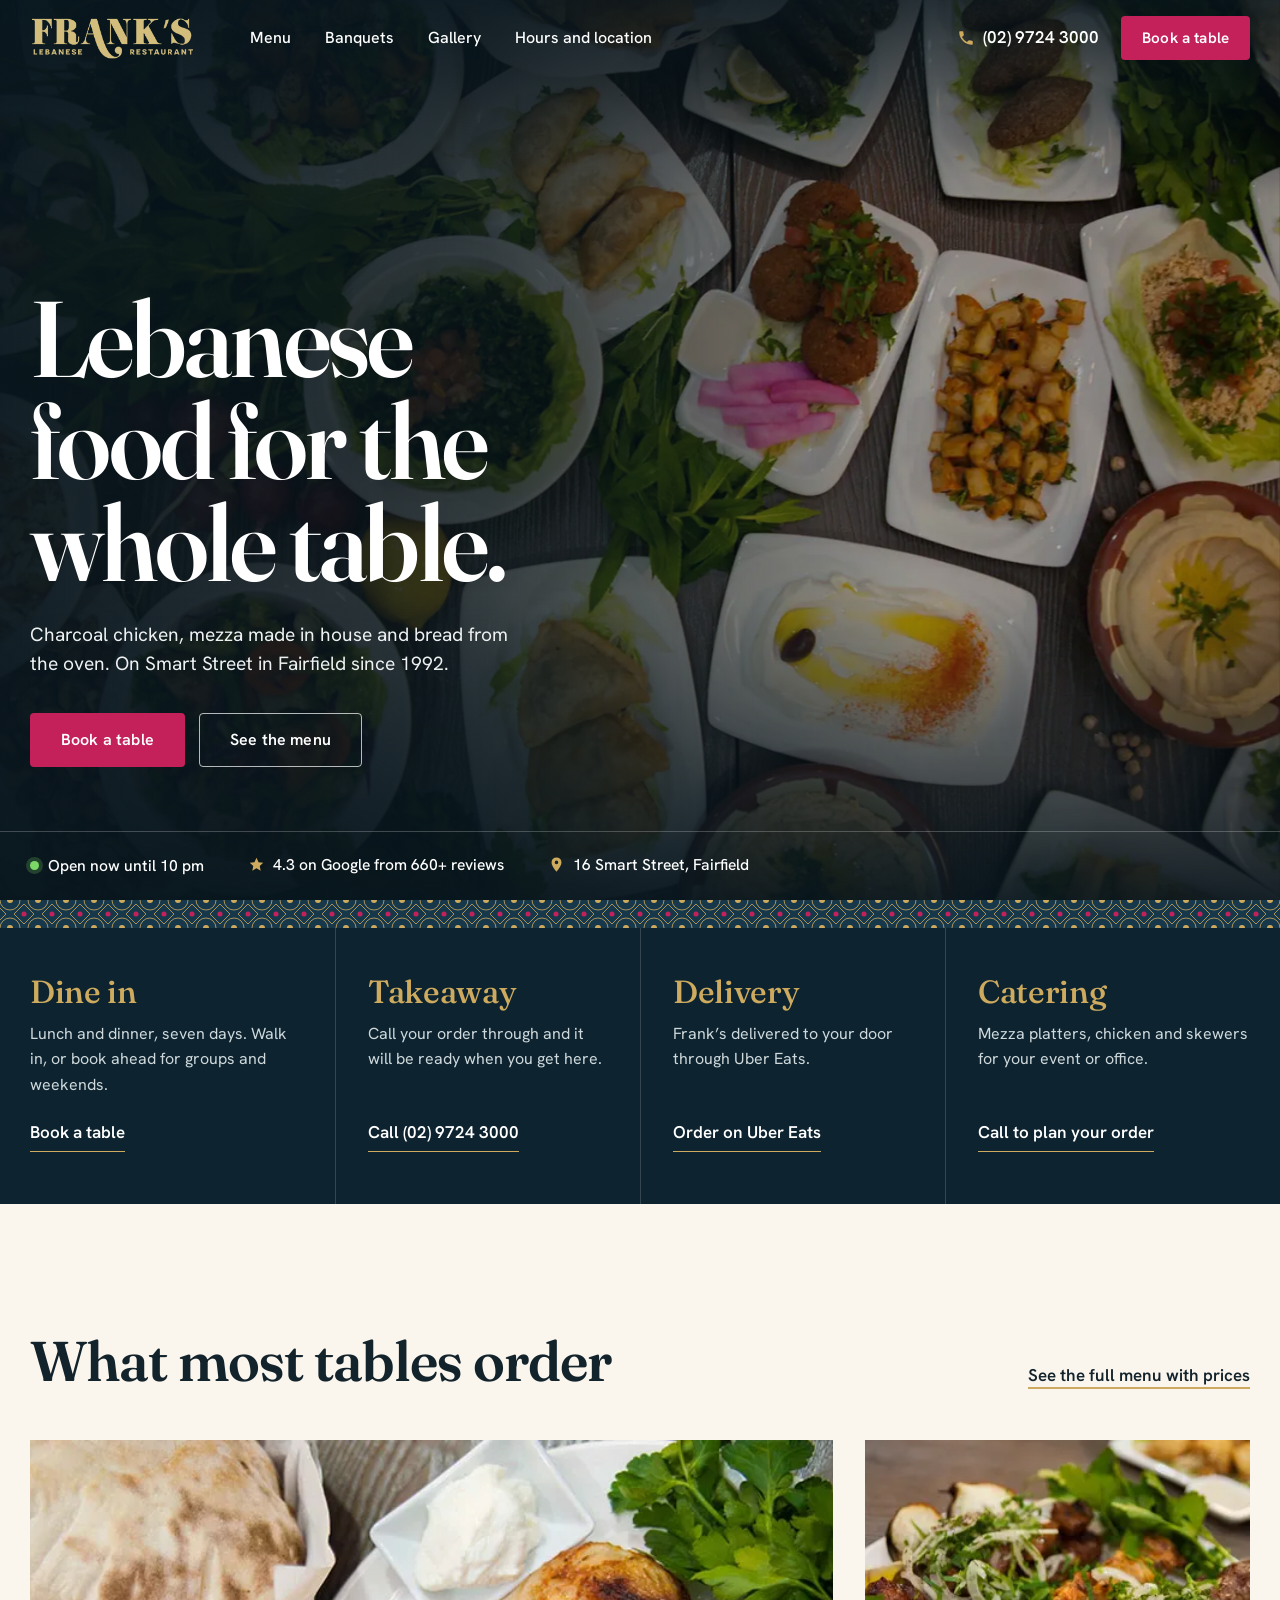
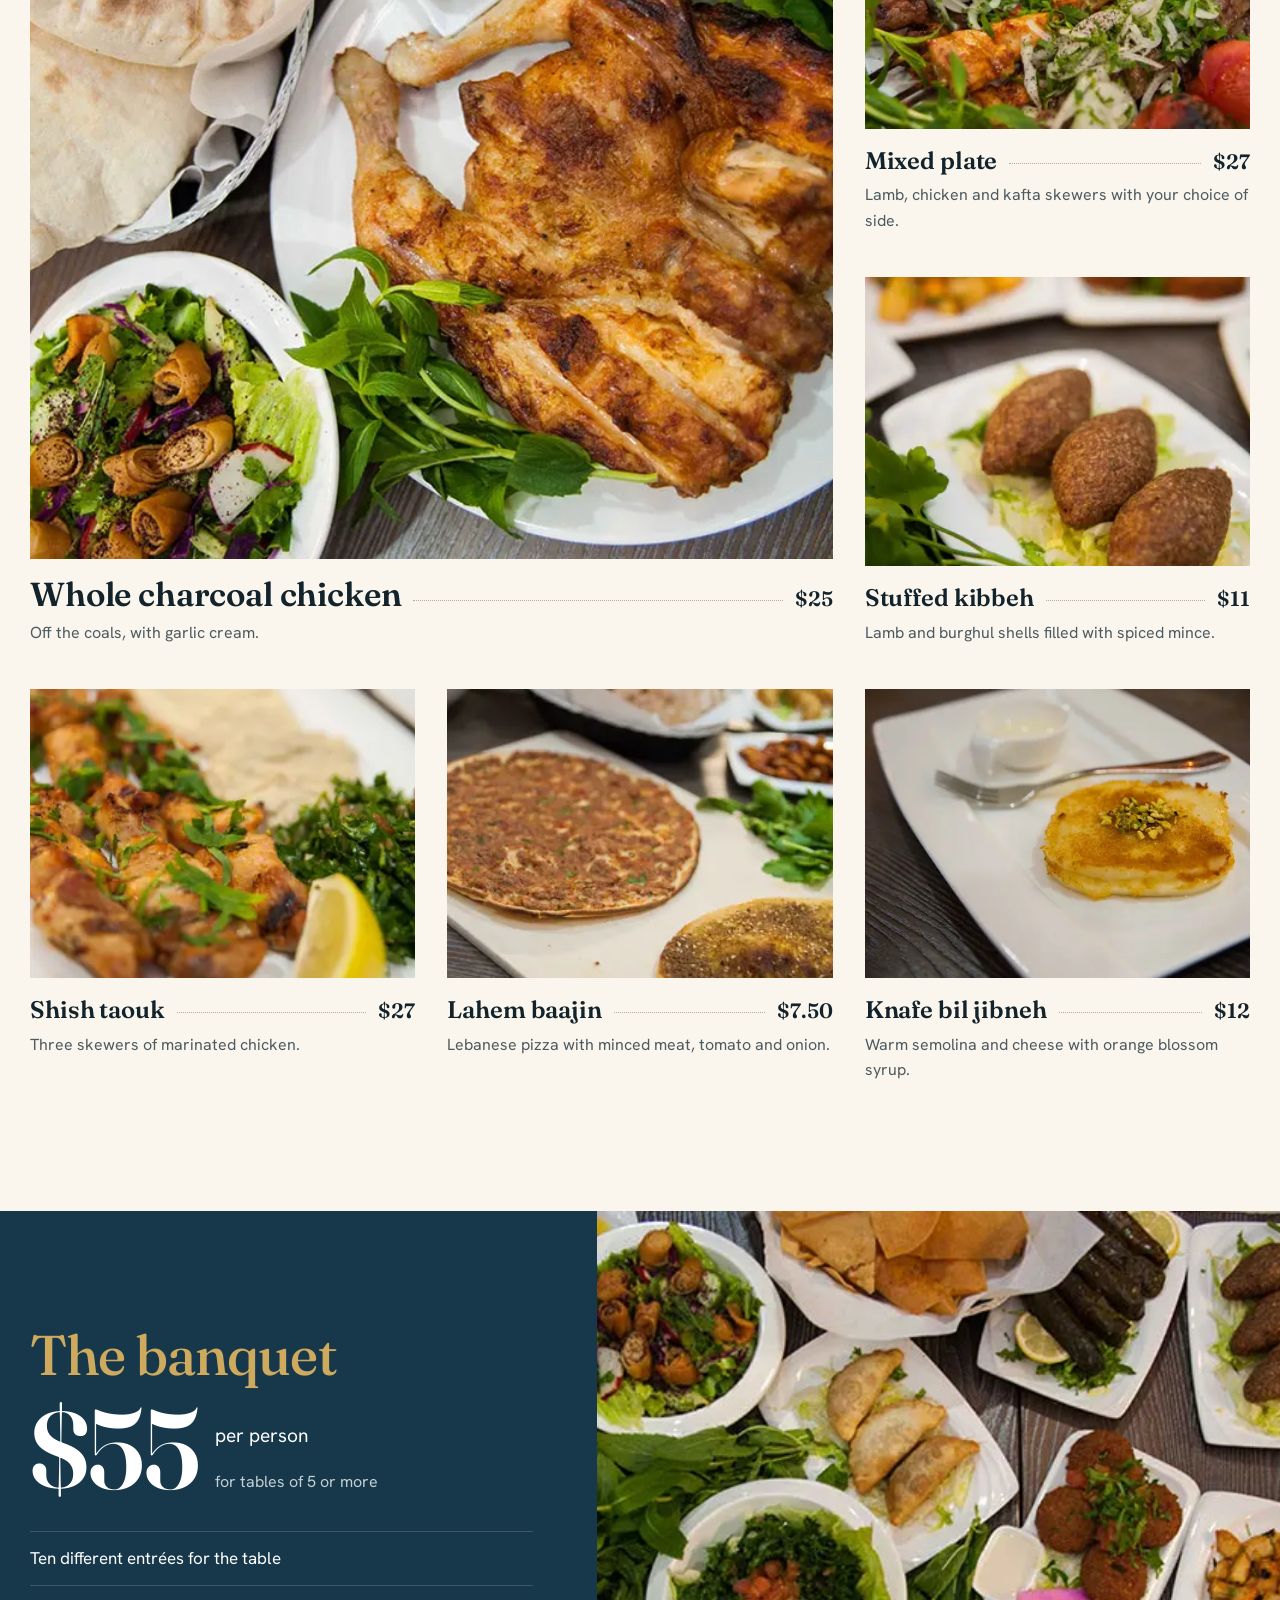
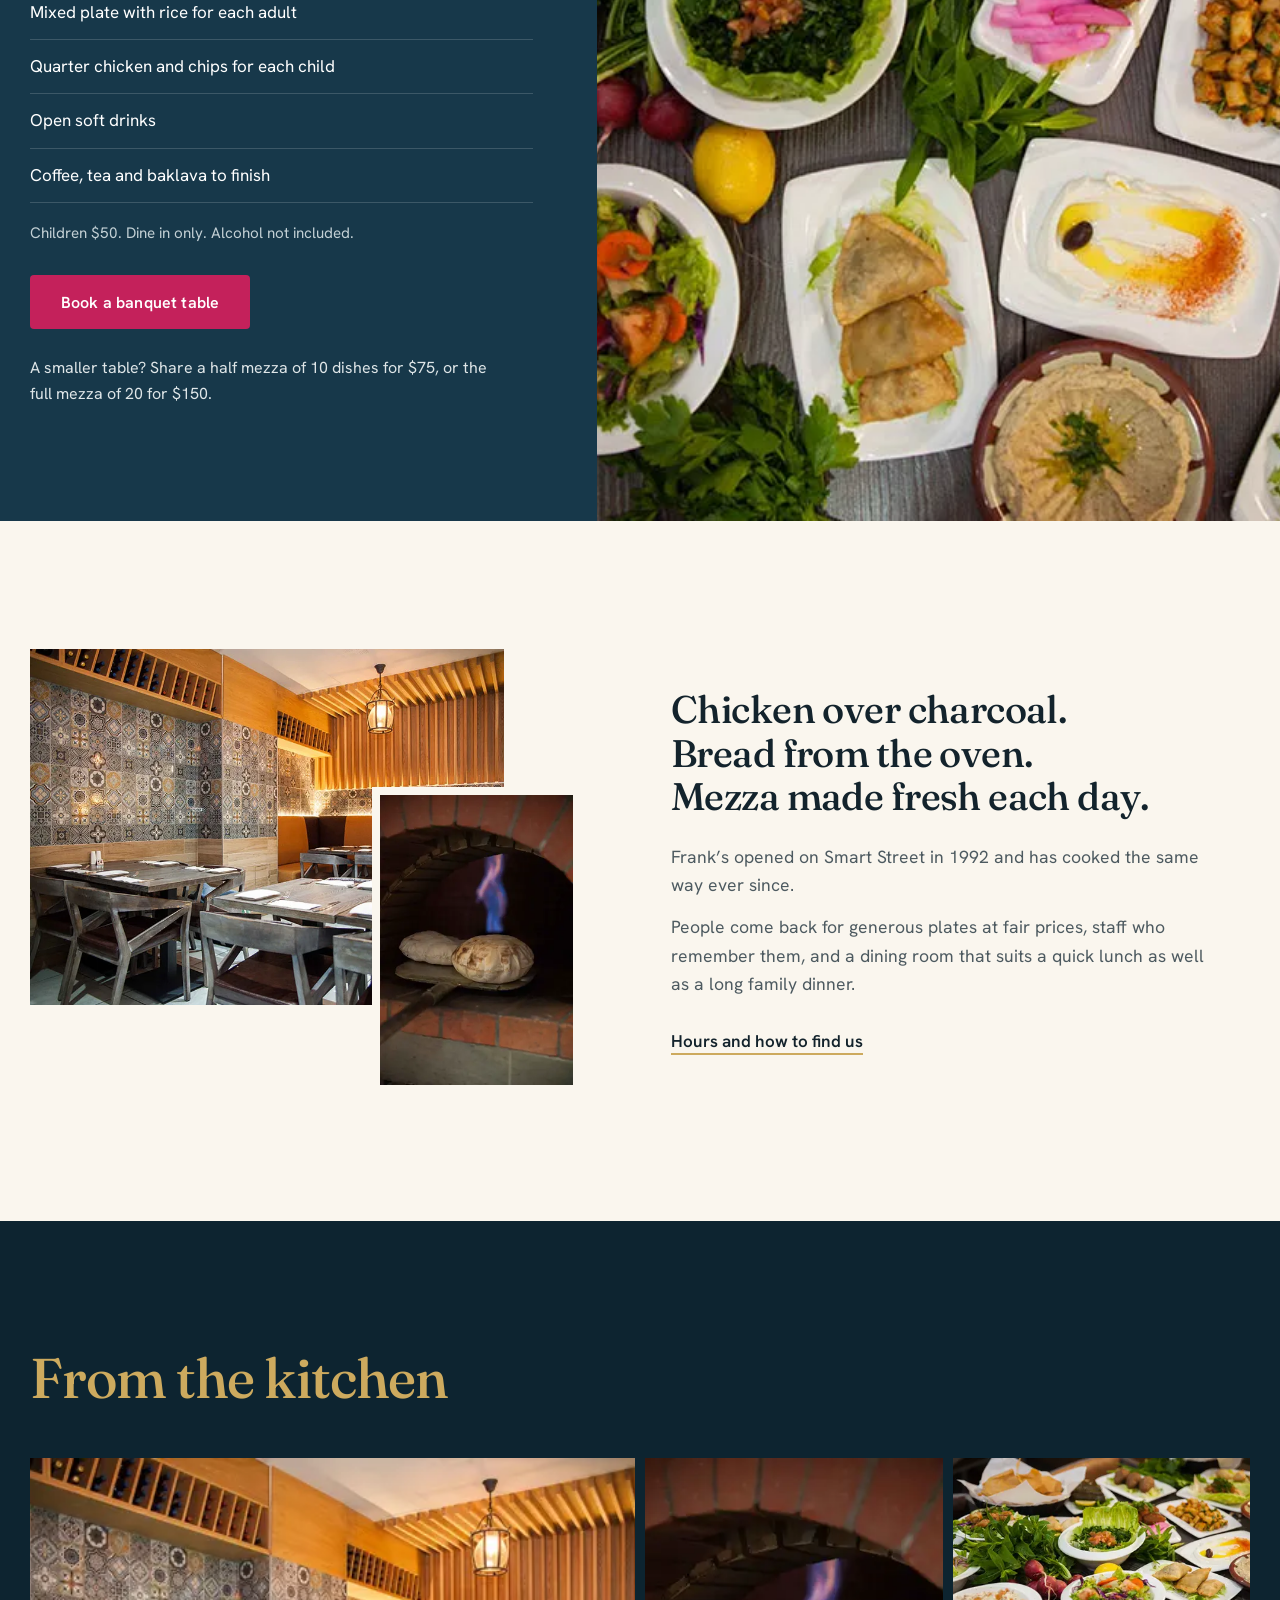
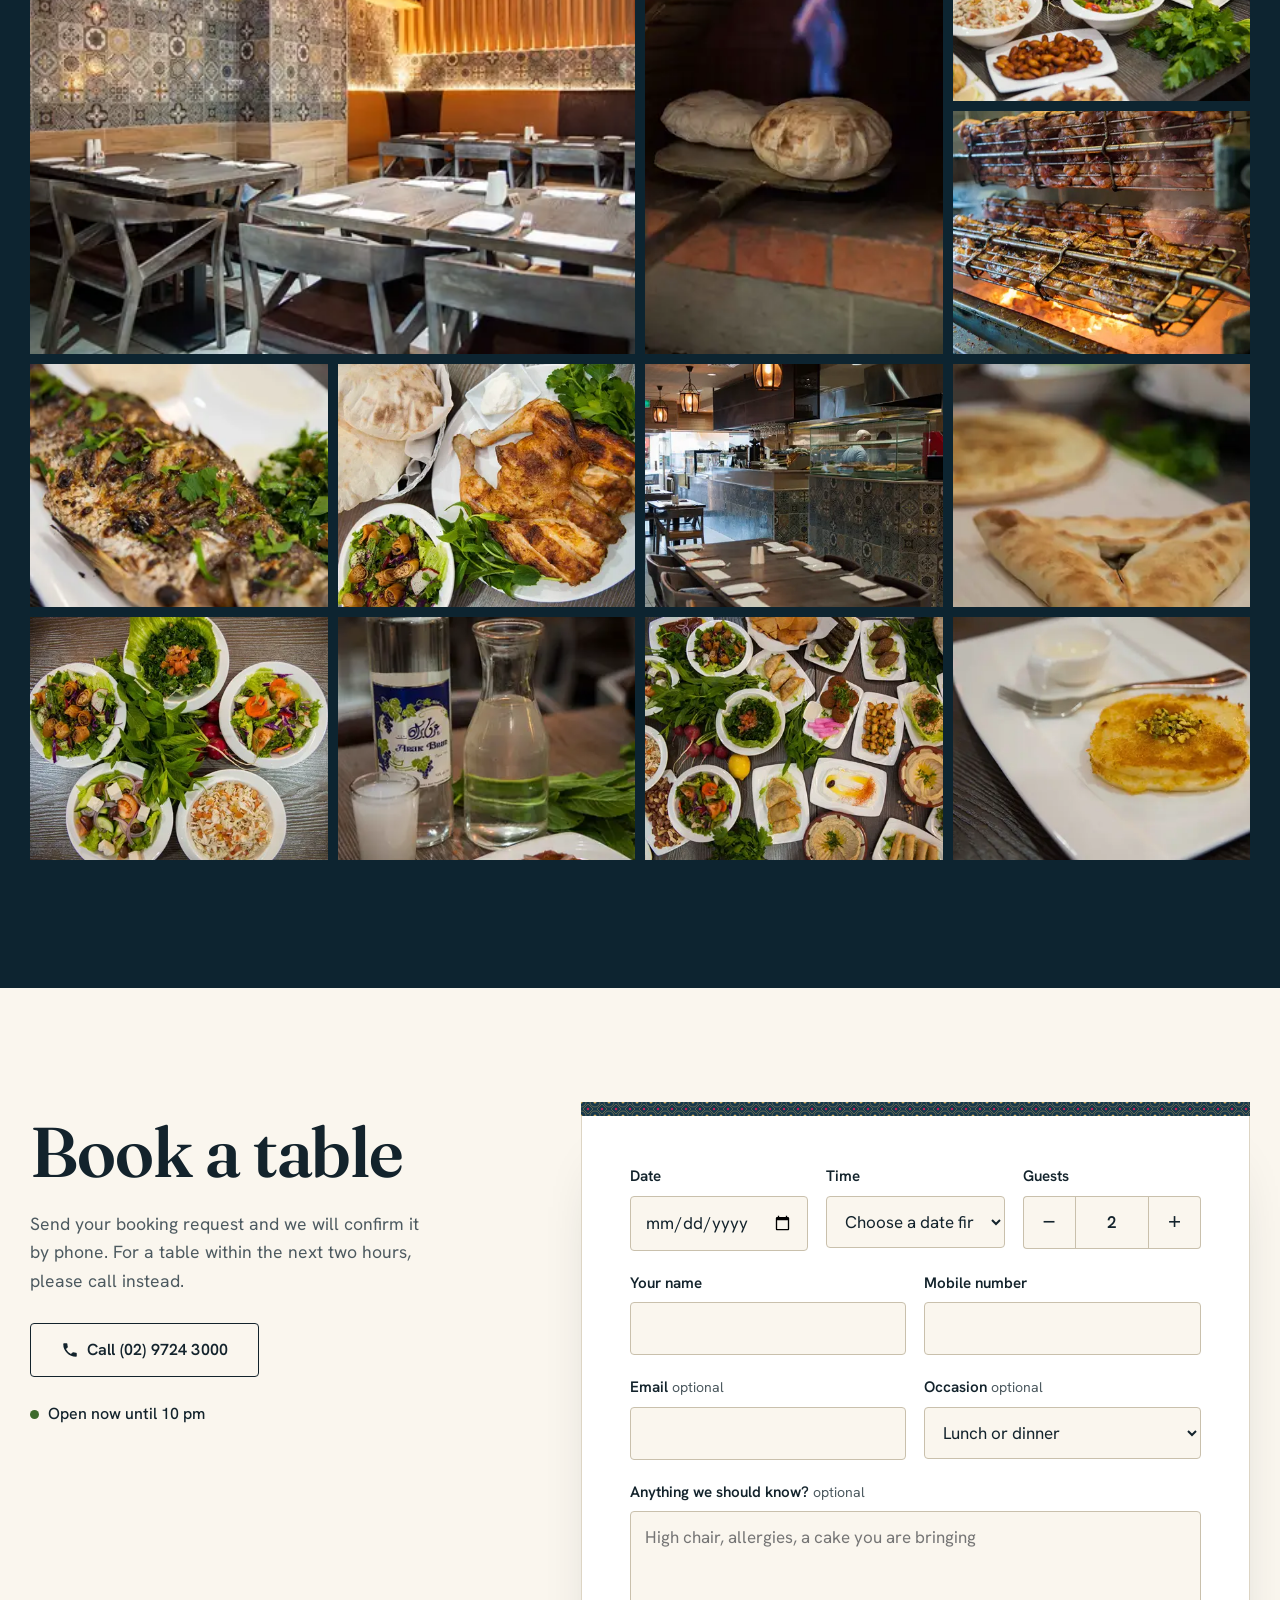
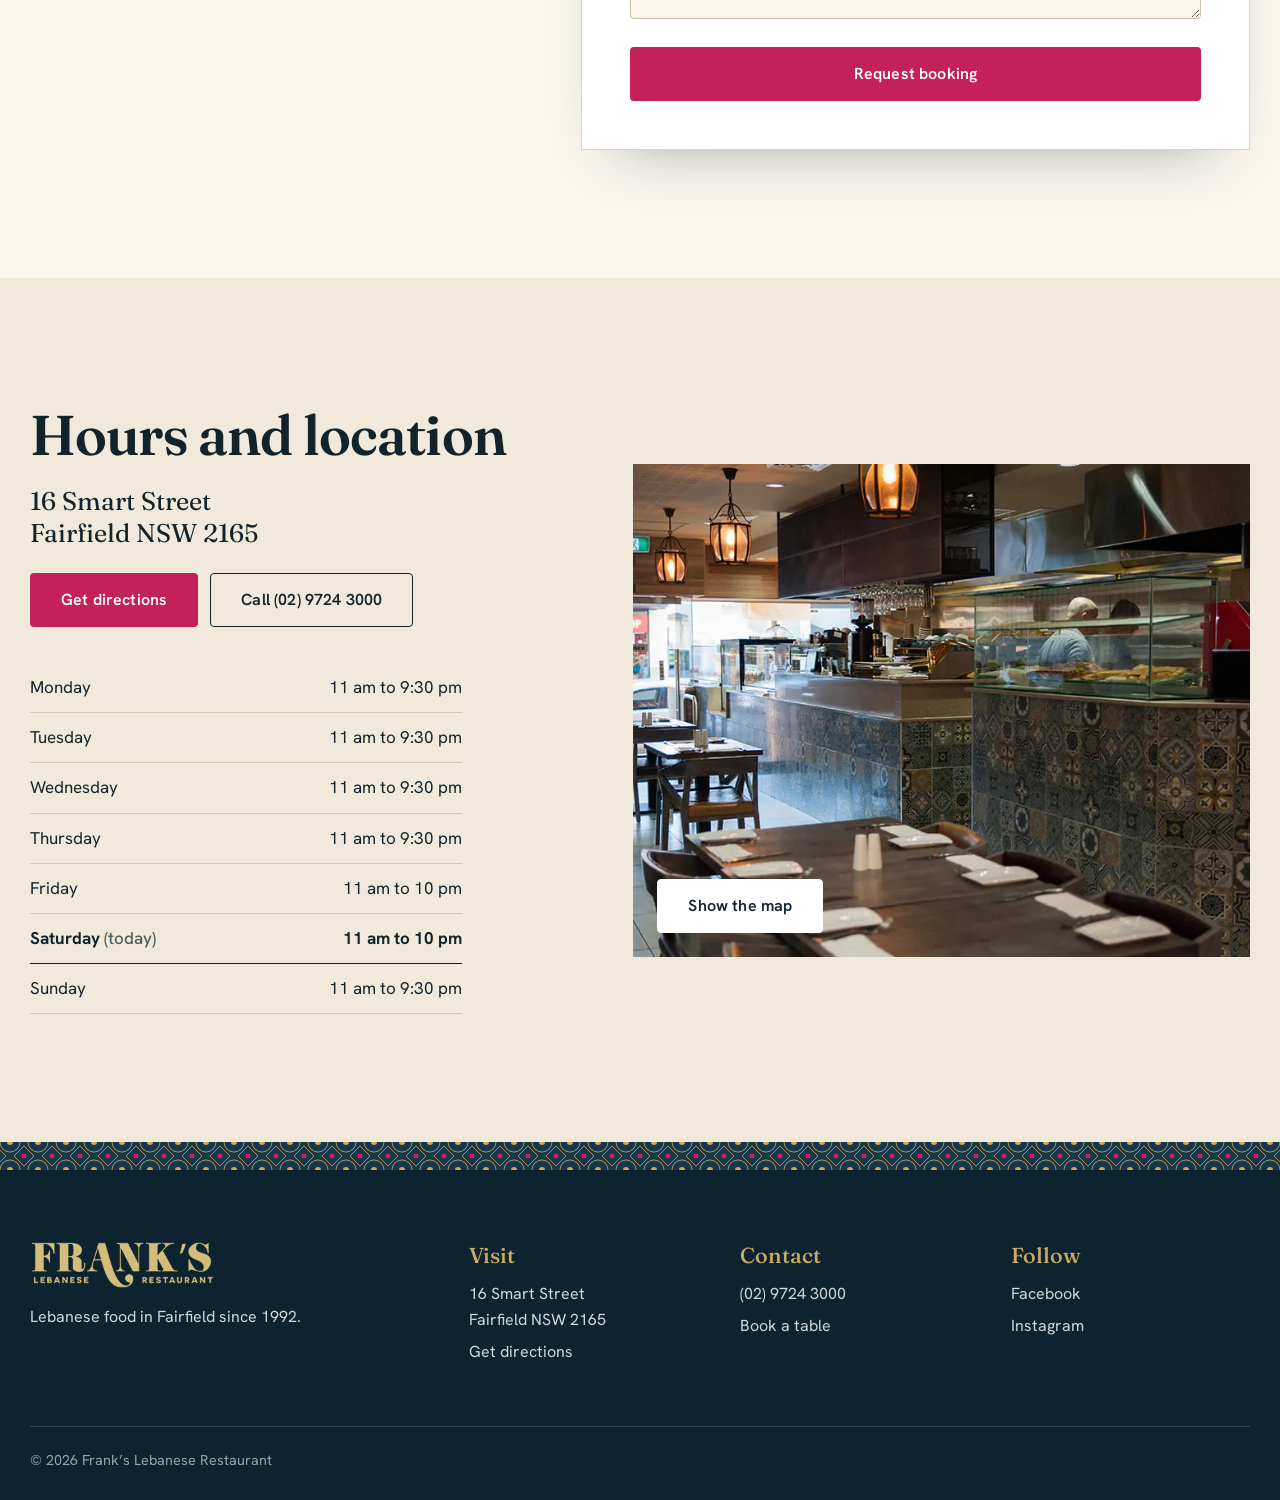
<file: index.html>
<!doctype html>
<html lang="en-AU">
<head>
<meta charset="utf-8">
<meta name="viewport" content="width=device-width, initial-scale=1">
<title>Frank’s Lebanese Restaurant | Charcoal chicken and mezza in Fairfield</title>
<meta name="description" content="Lebanese charcoal chicken, mezza and banquets at 16 Smart Street, Fairfield NSW 2165. Open 7 days from 11 am. Book a table online or call (02) 9724 3000.">
<link rel="canonical" href="https://frankslebanesefood.com.au/">
<meta name="robots" content="noindex, nofollow">
<meta property="og:type" content="restaurant">
<meta property="og:title" content="Frank’s Lebanese Restaurant | Charcoal chicken and mezza in Fairfield">
<meta property="og:description" content="Lebanese charcoal chicken, mezza and banquets at 16 Smart Street, Fairfield NSW 2165. Open 7 days from 11 am. Book a table online or call (02) 9724 3000.">
<meta property="og:url" content="https://frankslebanesefood.com.au/">
<meta property="og:image" content="https://frankslebanesefood.com.au/assets/img/share.jpg">
<meta name="theme-color" content="#0f2937">
<link rel="icon" href="assets/img/favicon.svg" type="image/svg+xml">
<link rel="preconnect" href="https://fonts.googleapis.com">
<link rel="preconnect" href="https://fonts.gstatic.com" crossorigin>
<link rel="stylesheet" href="https://fonts.googleapis.com/css2?family=Fraunces:opsz,wght@9..144,400..700&family=Hanken+Grotesk:wght@400;500;600;700&display=swap">
<link rel="stylesheet" href="assets/css/site.css?v=4">
<link rel="preload" as="image" href="assets/img/hero-1800.webp" imagesrcset="assets/img/hero-1000.webp 1000w, assets/img/hero-1800.webp 1800w" imagesizes="100vw">
<script type="application/ld+json">{"@context":"https://schema.org","@type":"Restaurant","name":"Frank’s Lebanese Restaurant","url":"https://frankslebanesefood.com.au","image":"https://frankslebanesefood.com.au/assets/img/share.jpg","telephone":"+61297243000","servesCuisine":["Lebanese","Middle Eastern"],"priceRange":"$$","acceptsReservations":true,"hasMenu":"https://frankslebanesefood.com.au/menu.html","address":{"@type":"PostalAddress","streetAddress":"16 Smart Street","addressLocality":"Fairfield","addressRegion":"NSW","postalCode":"2165","addressCountry":"AU"},"openingHoursSpecification":[{"@type":"OpeningHoursSpecification","dayOfWeek":"Monday","opens":"11:00","closes":"21:30"},{"@type":"OpeningHoursSpecification","dayOfWeek":"Tuesday","opens":"11:00","closes":"21:30"},{"@type":"OpeningHoursSpecification","dayOfWeek":"Wednesday","opens":"11:00","closes":"21:30"},{"@type":"OpeningHoursSpecification","dayOfWeek":"Thursday","opens":"11:00","closes":"21:30"},{"@type":"OpeningHoursSpecification","dayOfWeek":"Friday","opens":"11:00","closes":"22:00"},{"@type":"OpeningHoursSpecification","dayOfWeek":"Saturday","opens":"11:00","closes":"22:00"},{"@type":"OpeningHoursSpecification","dayOfWeek":"Sunday","opens":"11:00","closes":"21:30"}],"sameAs":["https://www.facebook.com/Frankslebaneserestaurant/","https://www.instagram.com/frankslebaneserestaurant/"]}</script>
</head>
<body class="home">
<a class="skip" href="#main">Skip to content</a>
<header class="site-header">
  <div class="wrap header-row">
    <a class="logo" href="index.html" aria-label="Frank’s Lebanese Restaurant, home"><img src="assets/img/logo-gold.png" width="276" height="69" alt="Frank’s Lebanese Restaurant"></a>
    <nav class="main-nav" id="main-nav" aria-label="Main">
      <a href="menu.html">Menu</a>
      <a href="index.html#banquets">Banquets</a>
      <a href="index.html#gallery">Gallery</a>
      <a href="index.html#find-us">Hours and location</a>
    </nav>
    <div class="header-actions">
      <a class="header-phone" href="tel:+61297243000"><svg viewBox="0 0 24 24" aria-hidden="true"><path d="M6.6 10.8a15.1 15.1 0 0 0 6.6 6.6l2.2-2.2a1 1 0 0 1 1-.25 11.4 11.4 0 0 0 3.6.57 1 1 0 0 1 1 1V20a1 1 0 0 1-1 1A17 17 0 0 1 3 4a1 1 0 0 1 1-1h3.5a1 1 0 0 1 1 1c0 1.25.2 2.45.57 3.57a1 1 0 0 1-.25 1z"/></svg><span>(02) 9724 3000</span></a>
      <a class="btn btn-primary btn-small" href="index.html#book">Book a table</a>
      <button class="nav-toggle" type="button" aria-expanded="false" aria-controls="main-nav"><span class="sr">Open navigation</span><i></i><i></i><i></i></button>
    </div>
  </div>
</header>
<main id="main">

  <section class="hero">
    <img class="hero-img" src="assets/img/hero-1800.webp" srcset="assets/img/hero-1000.webp 1000w, assets/img/hero-1800.webp 1800w" sizes="100vw" alt="A table at Frank’s covered in mezza: hommus, tabbouleh, falafel, sambousek and salads" width="1800" height="1020" fetchpriority="high">
    <div class="wrap hero-inner">
      <h1>Lebanese food for the whole table.</h1>
      <p class="hero-lede">Charcoal chicken, mezza made in house and bread from the oven. On Smart Street in Fairfield since 1992.</p>
      <div class="hero-cta">
        <a class="btn btn-primary" href="#book">Book a table</a>
        <a class="btn btn-light" href="menu.html">See the menu</a>
      </div>
    </div>
    <div class="hero-ledge">
      <ul class="wrap">
        <li><span class="status" data-open-status>Open 7 days from 11 am</span></li>
        <li><a href="https://www.google.com/maps/search/?api=1&query=Frank%27s+Lebanese+Restaurant+16+Smart+Street+Fairfield+NSW" target="_blank" rel="noopener"><svg viewBox="0 0 24 24" aria-hidden="true"><path d="m12 2.5 2.9 6.2 6.6.8-4.9 4.6 1.3 6.6L12 17.4l-5.9 3.3 1.3-6.6-4.9-4.6 6.6-.8z"/></svg>4.3 on Google from 660+ reviews</a></li>
        <li><a href="https://www.google.com/maps/dir/?api=1&destination=Frank%27s+Lebanese+Restaurant%2C+16+Smart+Street%2C+Fairfield+NSW+2165" target="_blank" rel="noopener"><svg viewBox="0 0 24 24" aria-hidden="true"><path d="M12 2a7 7 0 0 1 7 7c0 5.25-7 13-7 13S5 14.25 5 9a7 7 0 0 1 7-7zm0 4.5A2.5 2.5 0 1 0 12 11.5 2.5 2.5 0 0 0 12 6.5z"/></svg>16 Smart Street, Fairfield</a></li>
      </ul>
    </div>
  </section>
  <div class="tile-band" aria-hidden="true"></div>

  <section class="ways" aria-label="Ways to eat with us">
    <div class="wrap ways-grid">
      <div class="way">
        <h2>Dine in</h2>
        <p>Lunch and dinner, seven days. Walk in, or book ahead for groups and weekends.</p>
        <a href="#book">Book a table</a>
      </div>
      <div class="way">
        <h2>Takeaway</h2>
        <p>Call your order through and it will be ready when you get here.</p>
        <a href="tel:+61297243000">Call (02) 9724 3000</a>
      </div>
      <div class="way">
        <h2>Delivery</h2>
        <p>Frank’s delivered to your door through Uber Eats.</p>
        <a href="https://www.ubereats.com/au/store/franks-lebanese-restaurant/kESv1DUtSOa2F_SLECMWgA" target="_blank" rel="noopener">Order on Uber Eats</a>
      </div>
      <div class="way">
        <h2>Catering</h2>
        <p>Mezza platters, chicken and skewers for your event or office.</p>
        <a href="tel:+61297243000">Call to plan your order</a>
      </div>
    </div>
  </section>

  <section class="section" id="favourites">
    <div class="wrap">
      <div class="section-head">
        <h2>What most tables order</h2>
        <a class="text-link" href="menu.html">See the full menu with prices</a>
      </div>
      <ul class="plates">
        <li class="plate">
          <img src="assets/img/photo-17.webp" srcset="assets/img/photo-17-sm.webp 480w, assets/img/photo-17.webp 800w" sizes="(min-width: 1020px) 62vw, 100vw" alt="Whole charcoal chicken" loading="lazy">
          <div class="plate-line"><h3>Whole charcoal chicken</h3><span class="dots"></span><span class="plate-price">$25</span></div>
          <p>Off the coals, with garlic cream.</p>
        </li>
        <li class="plate">
          <img src="assets/img/photo-5.webp" srcset="assets/img/photo-5-sm.webp 480w, assets/img/photo-5.webp 800w" sizes="(min-width: 1020px) 30vw, (min-width: 520px) 50vw, 100vw" alt="Mixed plate" loading="lazy">
          <div class="plate-line"><h3>Mixed plate</h3><span class="dots"></span><span class="plate-price">$27</span></div>
          <p>Lamb, chicken and kafta skewers with your choice of side.</p>
        </li>
        <li class="plate">
          <img src="assets/img/photo-10.webp" srcset="assets/img/photo-10-sm.webp 480w, assets/img/photo-10.webp 800w" sizes="(min-width: 1020px) 30vw, (min-width: 520px) 50vw, 100vw" alt="Stuffed kibbeh" loading="lazy">
          <div class="plate-line"><h3>Stuffed kibbeh</h3><span class="dots"></span><span class="plate-price">$11</span></div>
          <p>Lamb and burghul shells filled with spiced mince.</p>
        </li>
        <li class="plate">
          <img src="assets/img/photo-7.webp" srcset="assets/img/photo-7-sm.webp 480w, assets/img/photo-7.webp 800w" sizes="(min-width: 1020px) 30vw, (min-width: 520px) 50vw, 100vw" alt="Shish taouk" loading="lazy">
          <div class="plate-line"><h3>Shish taouk</h3><span class="dots"></span><span class="plate-price">$27</span></div>
          <p>Three skewers of marinated chicken.</p>
        </li>
        <li class="plate">
          <img src="assets/img/photo-20.webp" srcset="assets/img/photo-20-sm.webp 480w, assets/img/photo-20.webp 800w" sizes="(min-width: 1020px) 30vw, (min-width: 520px) 50vw, 100vw" alt="Lahem baajin" loading="lazy">
          <div class="plate-line"><h3>Lahem baajin</h3><span class="dots"></span><span class="plate-price">$7.50</span></div>
          <p>Lebanese pizza with minced meat, tomato and onion.</p>
        </li>
        <li class="plate">
          <img src="assets/img/photo-24.webp" srcset="assets/img/photo-24-sm.webp 480w, assets/img/photo-24.webp 800w" sizes="(min-width: 1020px) 30vw, (min-width: 520px) 50vw, 100vw" alt="Knafe bil jibneh" loading="lazy">
          <div class="plate-line"><h3>Knafe bil jibneh</h3><span class="dots"></span><span class="plate-price">$12</span></div>
          <p>Warm semolina and cheese with orange blossom syrup.</p>
        </li>
      </ul>
    </div>
  </section>

  <section class="banquet" id="banquets">
    <div class="wrap banquet-grid">
      <div class="banquet-copy">
        <h2>The banquet</h2>
        <p class="banquet-price"><strong>$55</strong> per person <span>for tables of 5 or more</span></p>
        <ul class="banquet-list">
          <li>Ten different entrées for the table</li>
          <li>Mixed plate with rice for each adult</li>
          <li>Quarter chicken and chips for each child</li>
          <li>Open soft drinks</li>
          <li>Coffee, tea and baklava to finish</li>
        </ul>
        <p class="fine">Children $50. Dine in only. Alcohol not included.</p>
        <a class="btn btn-primary" href="#book" data-occasion="Set banquet">Book a banquet table</a>
        <p class="banquet-alt">A smaller table? Share a half mezza of 10 dishes for $75, or the full mezza of 20 for $150.</p>
      </div>
      <figure class="banquet-photo">
        <img src="assets/img/photo-26.webp" alt="The full mezza: twenty plates of dips, salads, pastries and falafel" loading="lazy" width="800" height="600">
      </figure>
    </div>
  </section>

  <section class="section story" id="story">
    <div class="wrap story-grid">
      <figure class="story-photos">
        <img src="assets/img/photo-1.webp" alt="The dining room at Frank’s" loading="lazy" width="800" height="600">
        <img src="assets/img/photo-33-sm.webp" alt="Bread baking in the oven" loading="lazy" width="320" height="480">
      </figure>
      <div class="story-copy">
        <h2><span>Chicken over charcoal.</span> <span>Bread from the oven.</span> <span>Mezza made fresh each day.</span></h2>
        <p>Frank’s opened on Smart Street in 1992 and has cooked the same way ever since.</p>
        <p>People come back for generous plates at fair prices, staff who remember them, and a dining room that suits a quick lunch as well as a long family dinner.</p>
        <a class="text-link" href="#find-us">Hours and how to find us</a>
      </div>
    </div>
  </section>

  <section class="section section-dark" id="gallery">
    <div class="wrap">
      <div class="section-head"><h2>From the kitchen</h2></div>
      <div class="shots">
        <button type="button" class="shot" data-full="assets/img/photo-1.webp" data-index="0"><img src="assets/img/photo-1-sm.webp" alt="The dining room at Frank’s, with patterned tiles and timber booths" loading="lazy"></button>
        <button type="button" class="shot" data-full="assets/img/photo-33.webp" data-index="1"><img src="assets/img/photo-33-sm.webp" alt="Lebanese bread puffing in the oven" loading="lazy"></button>
        <button type="button" class="shot" data-full="assets/img/photo-14.webp" data-index="2"><img src="assets/img/photo-14-sm.webp" alt="A table covered in mezza plates" loading="lazy"></button>
        <button type="button" class="shot" data-full="assets/img/photo-32.webp" data-index="3"><img src="assets/img/photo-32-sm.webp" alt="Chickens turning over charcoal" loading="lazy"></button>
        <button type="button" class="shot" data-full="assets/img/photo-8.webp" data-index="4"><img src="assets/img/photo-8-sm.webp" alt="Grilled whole fish with lemon" loading="lazy"></button>
        <button type="button" class="shot" data-full="assets/img/photo-17.webp" data-index="5"><img src="assets/img/photo-17-sm.webp" alt="Whole charcoal chicken with bread and salad" loading="lazy"></button>
        <button type="button" class="shot" data-full="assets/img/photo-19.webp" data-index="6"><img src="assets/img/photo-19-sm.webp" alt="The counter and grill at Frank’s" loading="lazy"></button>
        <button type="button" class="shot" data-full="assets/img/photo-21.webp" data-index="7"><img src="assets/img/photo-21-sm.webp" alt="Fatayer fresh from the oven" loading="lazy"></button>
        <button type="button" class="shot" data-full="assets/img/photo-4.webp" data-index="8"><img src="assets/img/photo-4-sm.webp" alt="Bowls of salad around a bunch of fresh herbs" loading="lazy"></button>
        <button type="button" class="shot" data-full="assets/img/photo-27.webp" data-index="9"><img src="assets/img/photo-27-sm.webp" alt="Arak served with ice and water" loading="lazy"></button>
        <button type="button" class="shot" data-full="assets/img/photo-26.webp" data-index="10"><img src="assets/img/photo-26-sm.webp" alt="The full mezza seen from above" loading="lazy"></button>
        <button type="button" class="shot" data-full="assets/img/photo-24.webp" data-index="11"><img src="assets/img/photo-24-sm.webp" alt="Knafe topped with pistachio" loading="lazy"></button>
      </div>
    </div>
  </section>

  <section class="section book" id="book">
    <div class="wrap book-grid">
      <div class="book-intro">
        <h2>Book a table</h2>
        <p>Send your booking request and we will confirm it by phone. For a table within the next two hours, please call instead.</p>
        <a class="btn btn-outline" href="tel:+61297243000"><svg viewBox="0 0 24 24" aria-hidden="true"><path d="M6.6 10.8a15.1 15.1 0 0 0 6.6 6.6l2.2-2.2a1 1 0 0 1 1-.25 11.4 11.4 0 0 0 3.6.57 1 1 0 0 1 1 1V20a1 1 0 0 1-1 1A17 17 0 0 1 3 4a1 1 0 0 1 1-1h3.5a1 1 0 0 1 1 1c0 1.25.2 2.45.57 3.57a1 1 0 0 1-.25 1z"/></svg>Call (02) 9724 3000</a>
        <p class="status-line"><span class="status status-dark" data-open-status></span></p>
      </div>
      <form class="book-form" name="booking" method="POST" action="thanks.html" data-netlify="true" netlify-honeypot="bot-field" novalidate>
        <input type="hidden" name="form-name" value="booking">
        <p class="hp"><label>Leave this empty <input name="bot-field" tabindex="-1" autocomplete="off"></label></p>
        <div class="field-row">
          <div class="field">
            <label for="b-date">Date</label>
            <input id="b-date" name="date" type="date" required>
            <p class="error" data-error-for="date"></p>
          </div>
          <div class="field">
            <label for="b-time">Time</label>
            <select id="b-time" name="time" required><option value="">Choose a date first</option></select>
            <p class="error" data-error-for="time"></p>
          </div>
          <div class="field field-guests">
            <label for="b-guests">Guests</label>
            <div class="stepper">
              <button type="button" data-step="-1" aria-label="One fewer guest">−</button>
              <input id="b-guests" name="guests" type="number" inputmode="numeric" min="1" max="30" value="2" required>
              <button type="button" data-step="1" aria-label="One more guest">+</button>
            </div>
            <p class="error" data-error-for="guests"></p>
          </div>
        </div>
        <p class="hint" data-banquet-hint hidden>With 5 or more you can have the set banquet at $55 per person. Choose it under “Occasion”.</p>
        <div class="field-row">
          <div class="field">
            <label for="b-name">Your name</label>
            <input id="b-name" name="name" type="text" autocomplete="name" required>
            <p class="error" data-error-for="name"></p>
          </div>
          <div class="field">
            <label for="b-phone">Mobile number</label>
            <input id="b-phone" name="phone" type="tel" autocomplete="tel" inputmode="tel" required>
            <p class="error" data-error-for="phone"></p>
          </div>
        </div>
        <div class="field-row">
          <div class="field">
            <label for="b-email">Email <span class="optional">optional</span></label>
            <input id="b-email" name="email" type="email" autocomplete="email">
            <p class="error" data-error-for="email"></p>
          </div>
          <div class="field">
            <label for="b-occasion">Occasion <span class="optional">optional</span></label>
            <select id="b-occasion" name="occasion">
              <option value="">Lunch or dinner</option>
              <option>Set banquet</option>
              <option>Birthday or celebration</option>
              <option>Function or large group</option>
            </select>
          </div>
        </div>
        <div class="field">
          <label for="b-notes">Anything we should know? <span class="optional">optional</span></label>
          <textarea id="b-notes" name="notes" rows="3" placeholder="High chair, allergies, a cake you are bringing"></textarea>
        </div>
        <button class="btn btn-primary btn-block" type="submit">Request booking</button>
        <p class="form-error" role="alert" hidden></p>
      </form>
      <div class="book-done" role="status" tabindex="-1" hidden>
        <h3>Booking request sent</h3>
        <p data-done-summary></p>
        <p class="hint" data-demo-note hidden>This is a preview of the new website, so no booking was sent. Once the site is live, this request goes straight to the restaurant’s email.</p>
        <p>We will call you to confirm. If you do not hear from us within a few hours, call <a href="tel:+61297243000">(02) 9724 3000</a>.</p>
        <button class="btn btn-outline" type="button" data-book-again>Make another booking</button>
      </div>
    </div>
  </section>

  <section class="section find" id="find-us">
    <div class="wrap find-grid">
      <div>
        <h2>Hours and location</h2>
        <p class="find-address">16 Smart Street<br>Fairfield NSW 2165</p>
        <div class="find-actions">
          <a class="btn btn-primary" href="https://www.google.com/maps/dir/?api=1&destination=Frank%27s+Lebanese+Restaurant%2C+16+Smart+Street%2C+Fairfield+NSW+2165" target="_blank" rel="noopener">Get directions</a>
          <a class="btn btn-outline" href="tel:+61297243000">Call (02) 9724 3000</a>
        </div>
        <table class="hours">
          <caption class="sr">Opening hours</caption>
          <tbody>
          <tr data-day="0"><th scope="row">Monday</th><td>11 am to 9:30 pm</td></tr>
          <tr data-day="1"><th scope="row">Tuesday</th><td>11 am to 9:30 pm</td></tr>
          <tr data-day="2"><th scope="row">Wednesday</th><td>11 am to 9:30 pm</td></tr>
          <tr data-day="3"><th scope="row">Thursday</th><td>11 am to 9:30 pm</td></tr>
          <tr data-day="4"><th scope="row">Friday</th><td>11 am to 10 pm</td></tr>
          <tr data-day="5"><th scope="row">Saturday</th><td>11 am to 10 pm</td></tr>
          <tr data-day="6"><th scope="row">Sunday</th><td>11 am to 9:30 pm</td></tr>
          </tbody>
        </table>
      </div>
      <div class="map" data-map="https://www.google.com/maps?q=Frank%27s+Lebanese+Restaurant%2C+16+Smart+Street%2C+Fairfield+NSW+2165&amp;output=embed">
        <img src="assets/img/photo-19.webp" alt="Inside Frank’s, looking towards the counter and the street" loading="lazy" width="800" height="600">
        <button type="button" class="btn btn-light">Show the map</button>
      </div>
    </div>
  </section>

</main>
<dialog class="lightbox" aria-label="Photo">
  <button type="button" class="lightbox-close" aria-label="Close photo">×</button>
  <button type="button" class="lightbox-nav lightbox-prev" aria-label="Previous photo">‹</button>
  <img alt="">
  <button type="button" class="lightbox-nav lightbox-next" aria-label="Next photo">›</button>
</dialog>
<div class="tile-band" aria-hidden="true"></div>
<footer class="site-footer">
  <div class="wrap footer-grid">
    <div>
      <img src="assets/img/logo-gold.png" width="184" height="46" alt="Frank’s Lebanese Restaurant" loading="lazy">
      <p>Lebanese food in Fairfield since 1992.</p>
    </div>
    <div>
      <h2>Visit</h2>
      <p>16 Smart Street<br>Fairfield NSW 2165</p>
      <p><a href="https://www.google.com/maps/dir/?api=1&destination=Frank%27s+Lebanese+Restaurant%2C+16+Smart+Street%2C+Fairfield+NSW+2165" target="_blank" rel="noopener">Get directions</a></p>
    </div>
    <div>
      <h2>Contact</h2>
      <p><a href="tel:+61297243000">(02) 9724 3000</a></p>
      <p><a href="index.html#book">Book a table</a></p>
    </div>
    <div>
      <h2>Follow</h2>
      <p><a href="https://www.facebook.com/Frankslebaneserestaurant/" target="_blank" rel="noopener">Facebook</a></p>
      <p><a href="https://www.instagram.com/frankslebaneserestaurant/" target="_blank" rel="noopener">Instagram</a></p>
    </div>
  </div>
  <div class="wrap footer-base"><p>© <span data-year>2026</span> Frank’s Lebanese Restaurant</p></div>
</footer>
<nav class="action-bar" aria-label="Quick actions">
  <a href="tel:+61297243000"><svg viewBox="0 0 24 24" aria-hidden="true"><path d="M6.6 10.8a15.1 15.1 0 0 0 6.6 6.6l2.2-2.2a1 1 0 0 1 1-.25 11.4 11.4 0 0 0 3.6.57 1 1 0 0 1 1 1V20a1 1 0 0 1-1 1A17 17 0 0 1 3 4a1 1 0 0 1 1-1h3.5a1 1 0 0 1 1 1c0 1.25.2 2.45.57 3.57a1 1 0 0 1-.25 1z"/></svg><span>Call</span></a>
  <a href="menu.html"><svg viewBox="0 0 24 24" aria-hidden="true"><path d="M6 2h12a2 2 0 0 1 2 2v16a2 2 0 0 1-2 2H6a2 2 0 0 1-2-2V4a2 2 0 0 1 2-2zm2 5v2h8V7zm0 4v2h8v-2zm0 4v2h5v-2z"/></svg><span>Menu</span></a>
  <a href="https://www.google.com/maps/dir/?api=1&destination=Frank%27s+Lebanese+Restaurant%2C+16+Smart+Street%2C+Fairfield+NSW+2165" target="_blank" rel="noopener"><svg viewBox="0 0 24 24" aria-hidden="true"><path d="M12 2a7 7 0 0 1 7 7c0 5.25-7 13-7 13S5 14.25 5 9a7 7 0 0 1 7-7zm0 4.5A2.5 2.5 0 1 0 12 11.5 2.5 2.5 0 0 0 12 6.5z"/></svg><span>Directions</span></a>
  <a class="action-book" href="index.html#book"><svg viewBox="0 0 24 24" aria-hidden="true"><path d="M7 2a1 1 0 0 1 1 1v1h8V3a1 1 0 1 1 2 0v1h1a2 2 0 0 1 2 2v13a2 2 0 0 1-2 2H5a2 2 0 0 1-2-2V6a2 2 0 0 1 2-2h1V3a1 1 0 0 1 1-1zm12 8H5v9h14zM8 12.5h3v3H8z"/></svg><span>Book</span></a>
</nav>
<script id="site-data" type="application/json">{"hours":[{"day":"Monday","open":"11:00","close":"21:30"},{"day":"Tuesday","open":"11:00","close":"21:30"},{"day":"Wednesday","open":"11:00","close":"21:30"},{"day":"Thursday","open":"11:00","close":"21:30"},{"day":"Friday","open":"11:00","close":"22:00"},{"day":"Saturday","open":"11:00","close":"22:00"},{"day":"Sunday","open":"11:00","close":"21:30"}],"booking":{"slotMinutes":30,"lastBookingMinutesBeforeClose":60,"maxGuestsOnline":30},"phone":"(02) 9724 3000","demo":true}</script>
<script src="assets/js/site.js?v=4" defer></script>
</body>
</html>
</file>
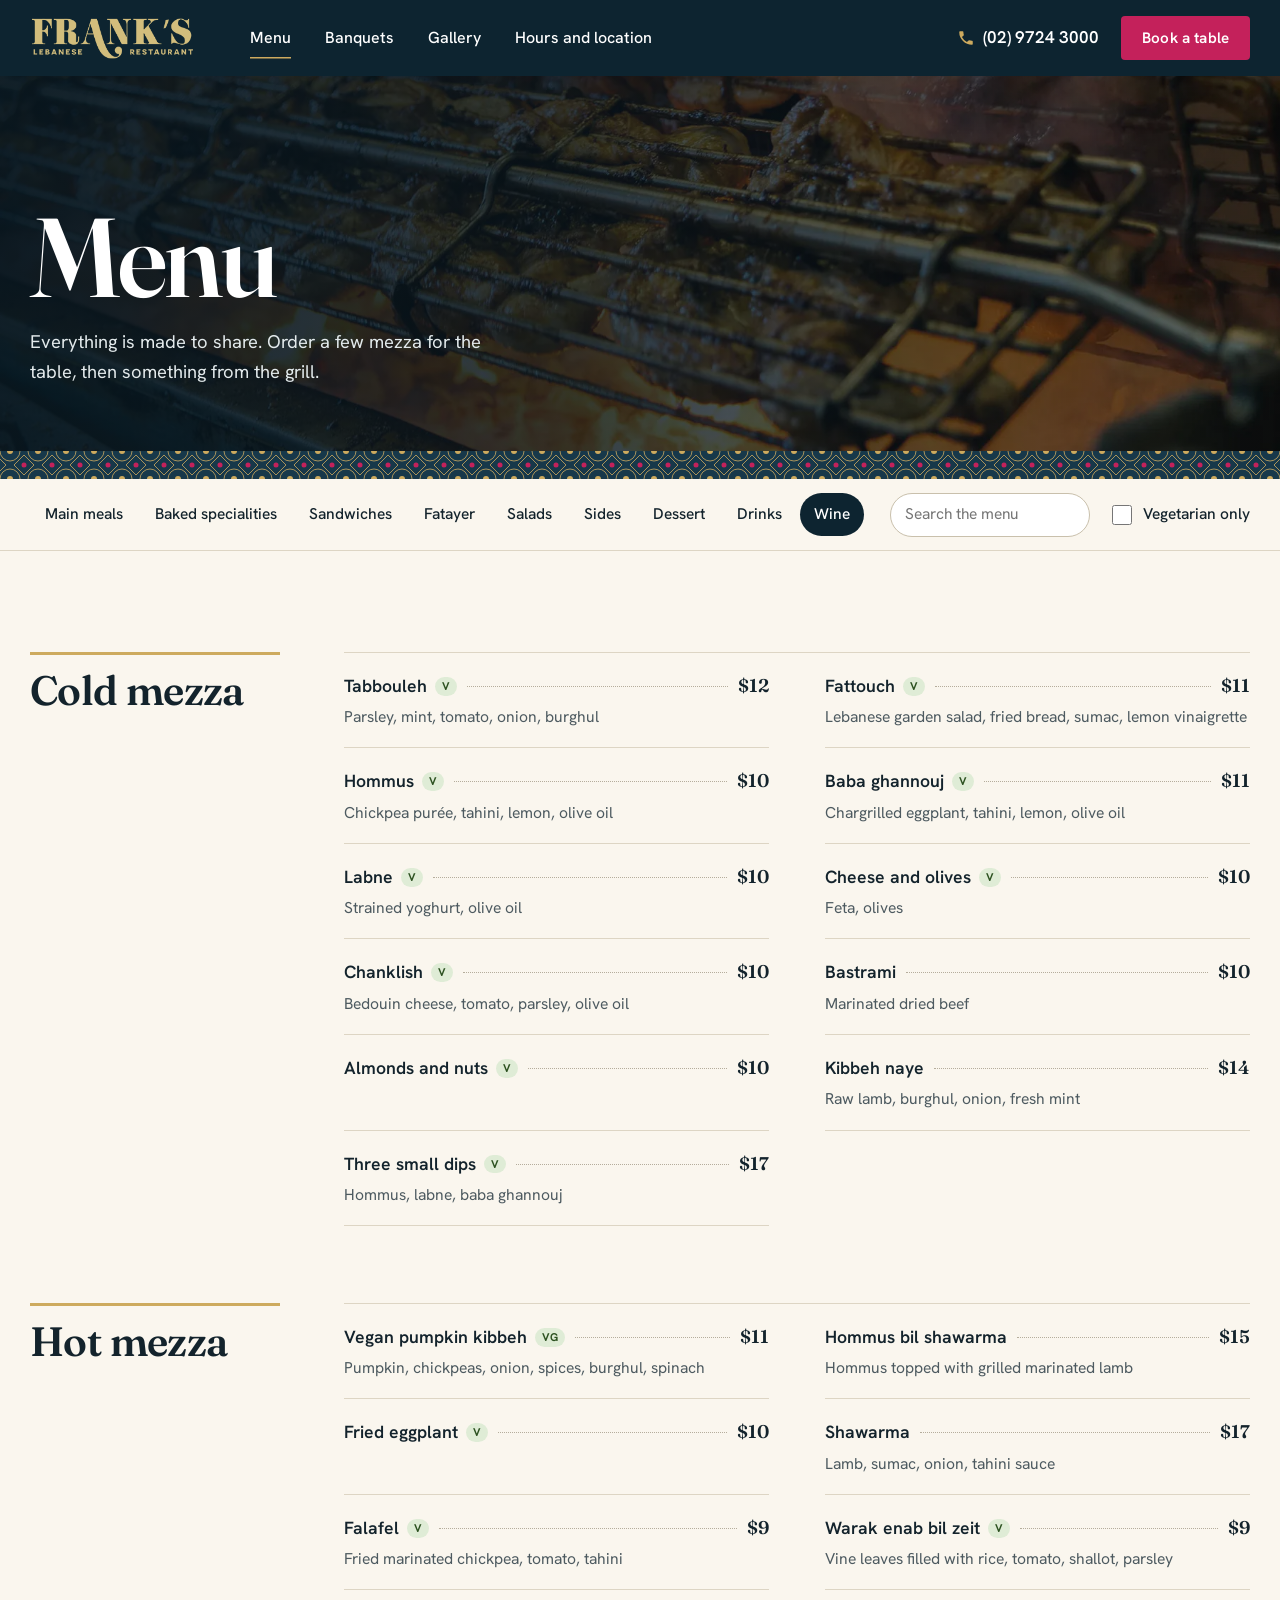
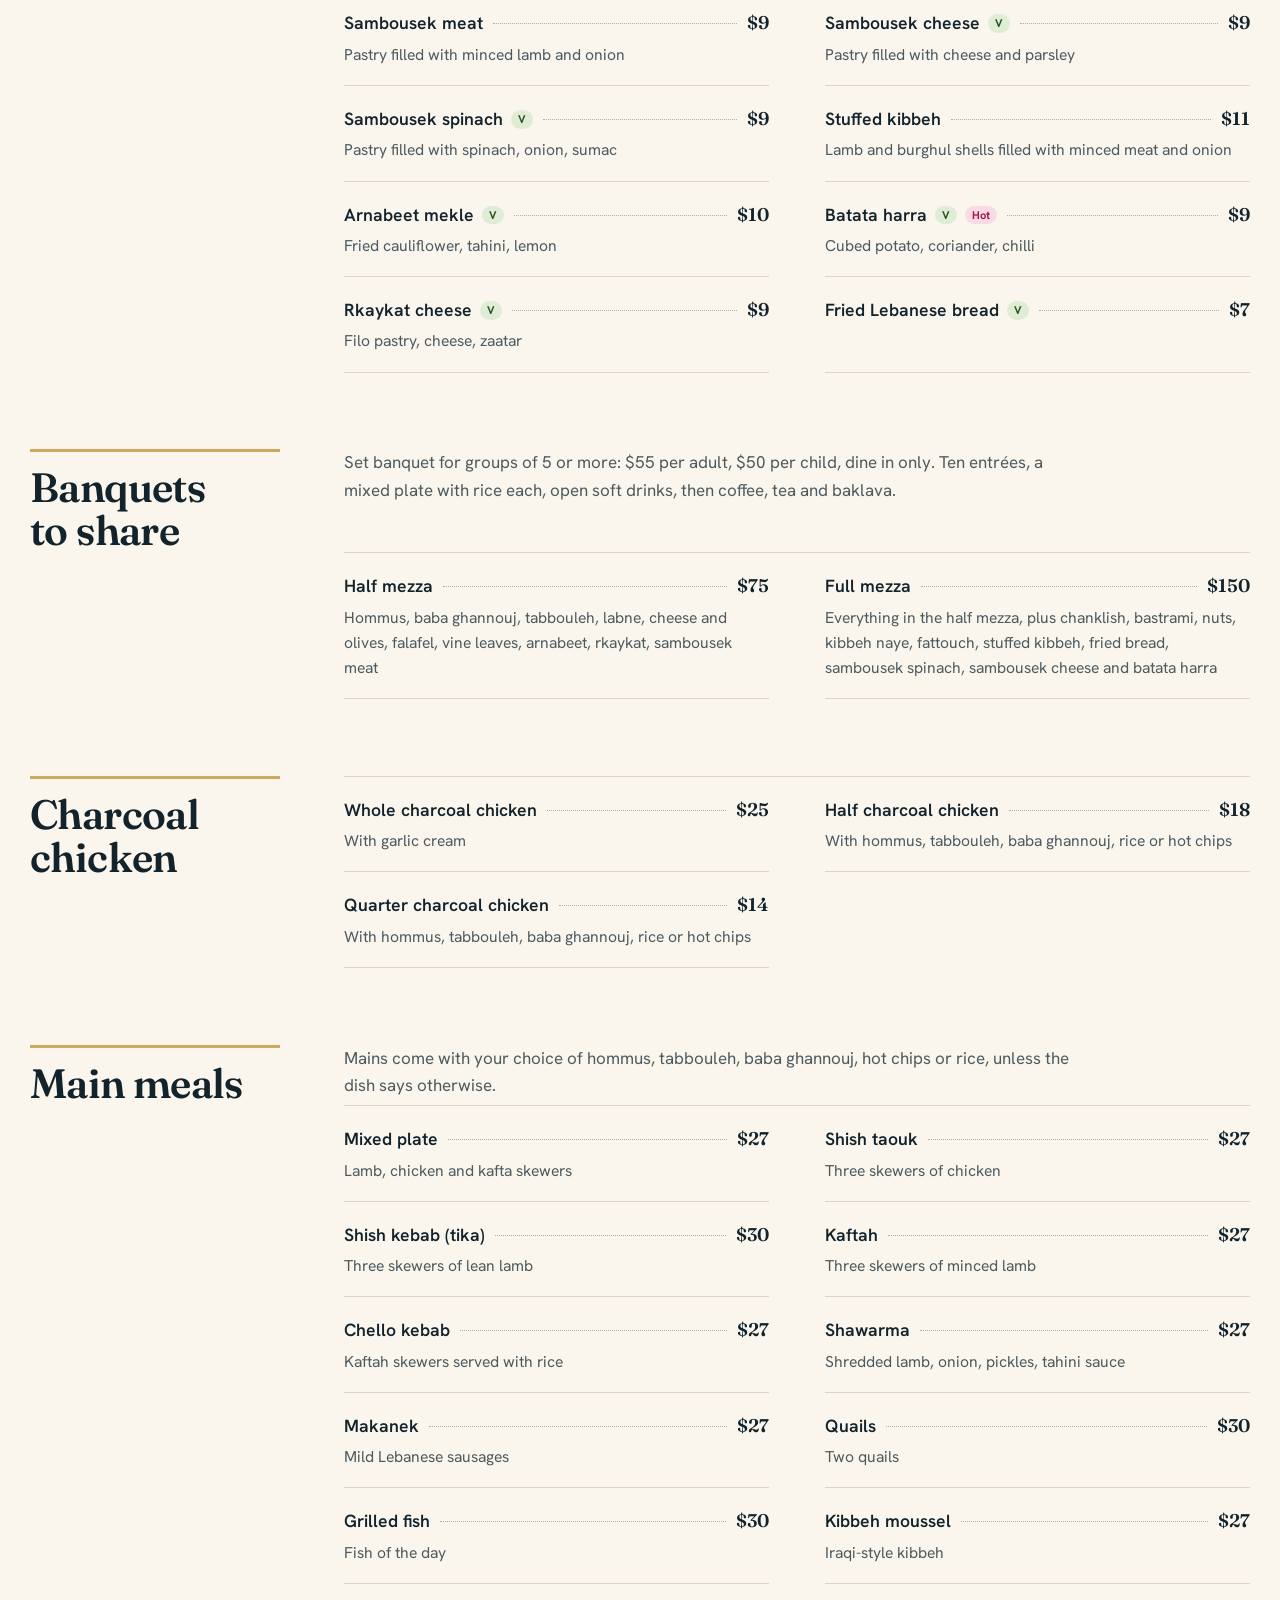
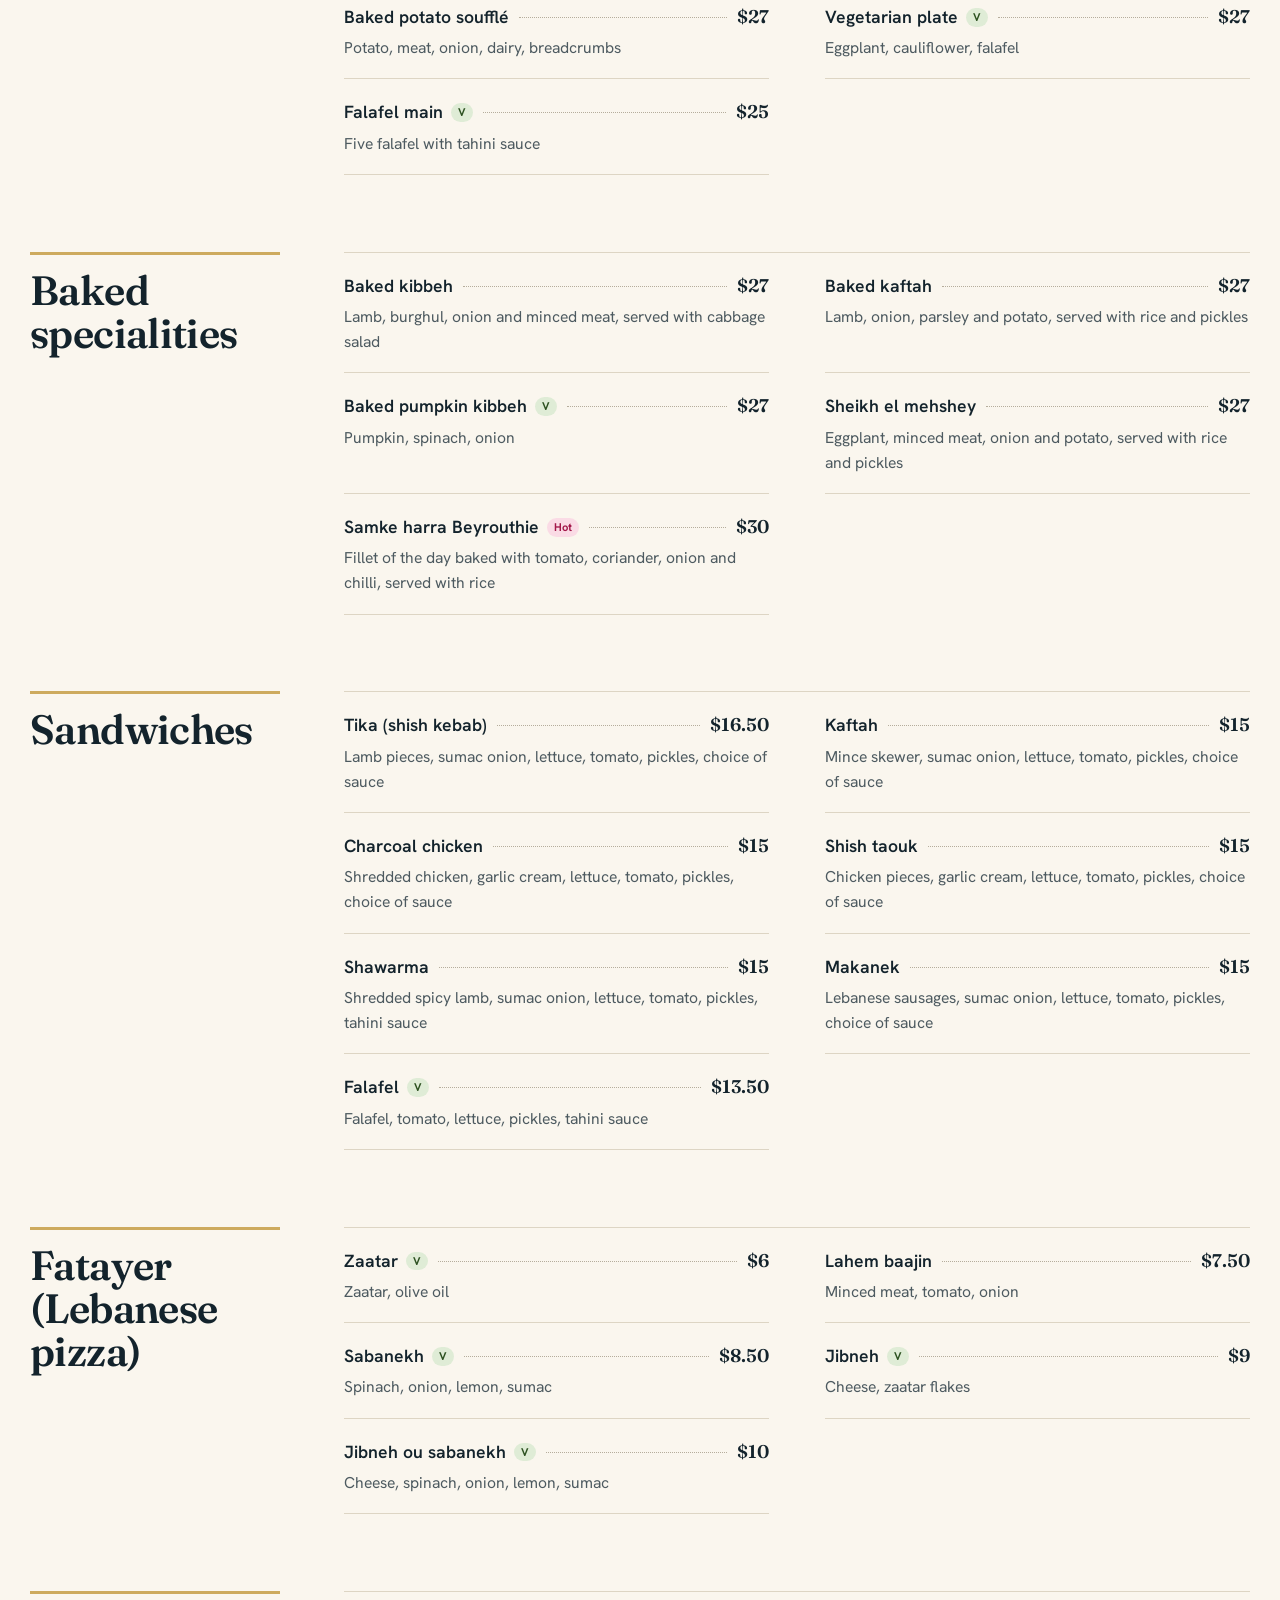
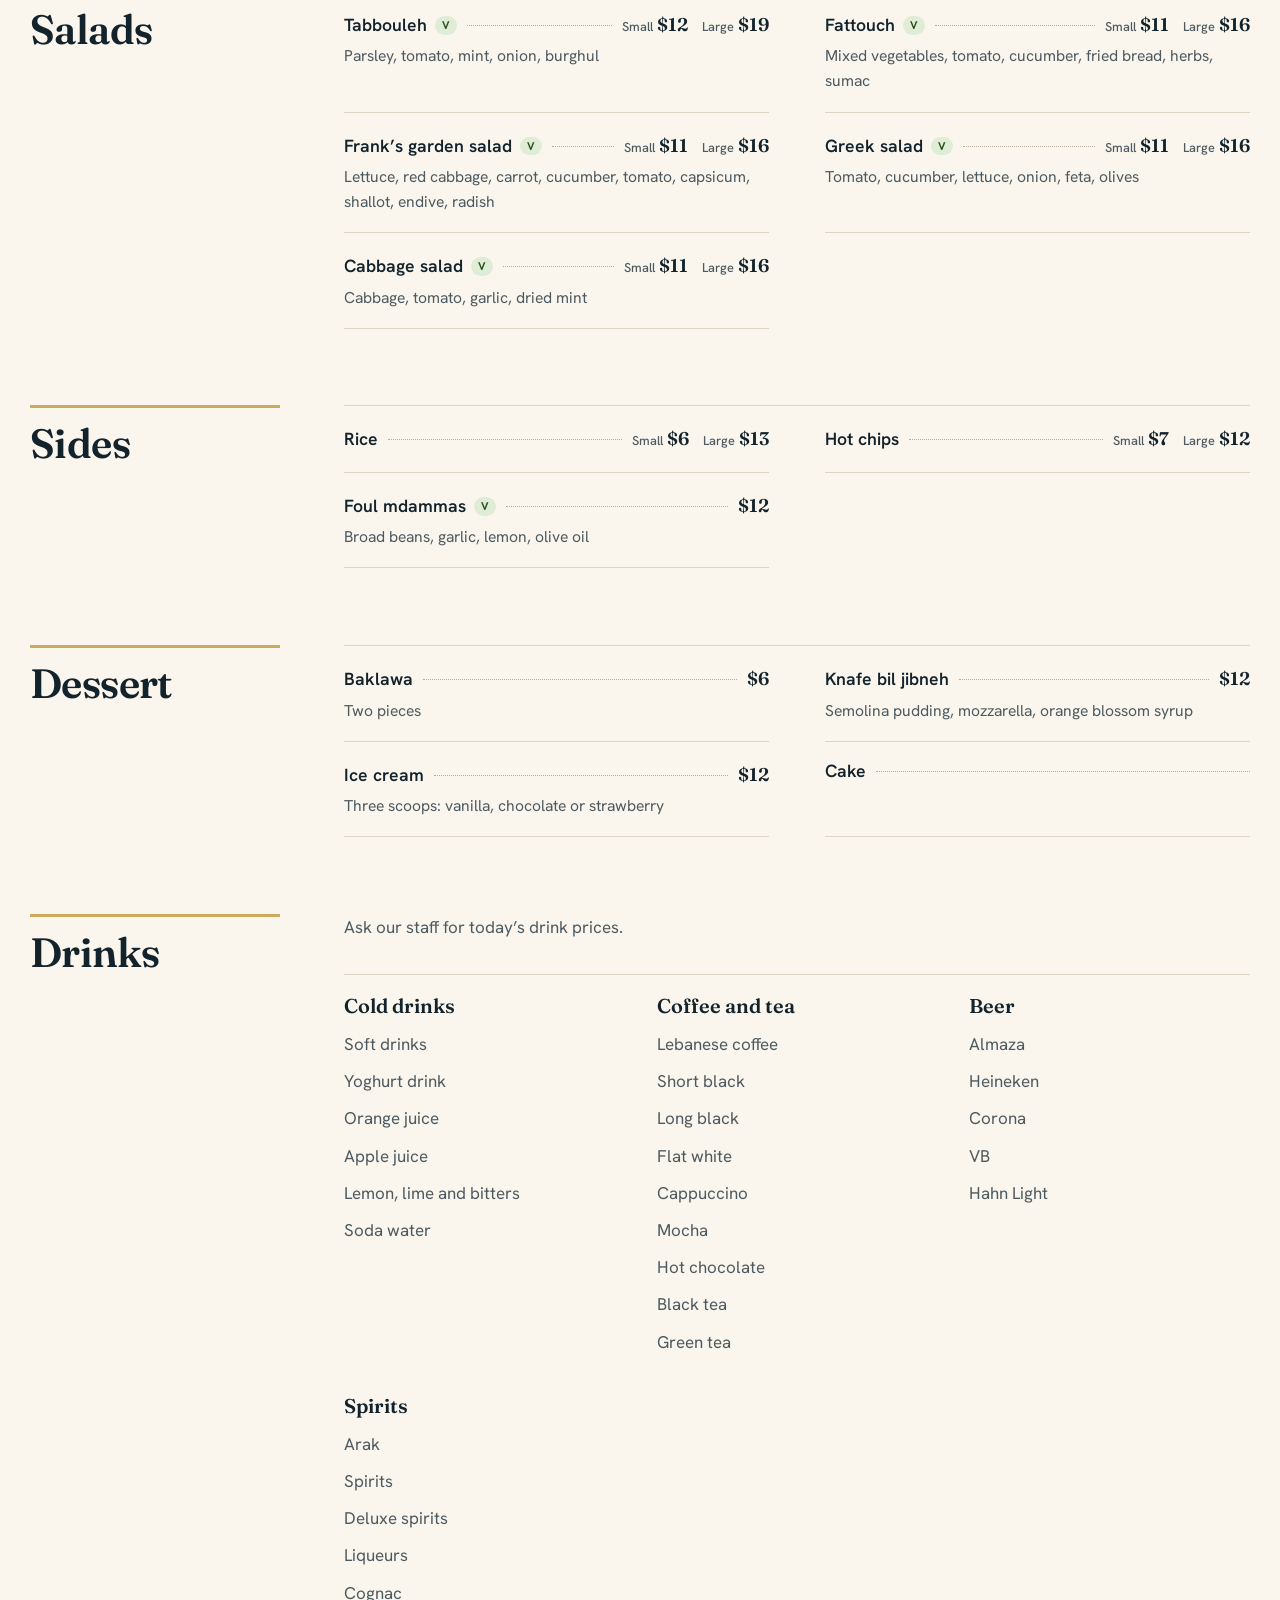
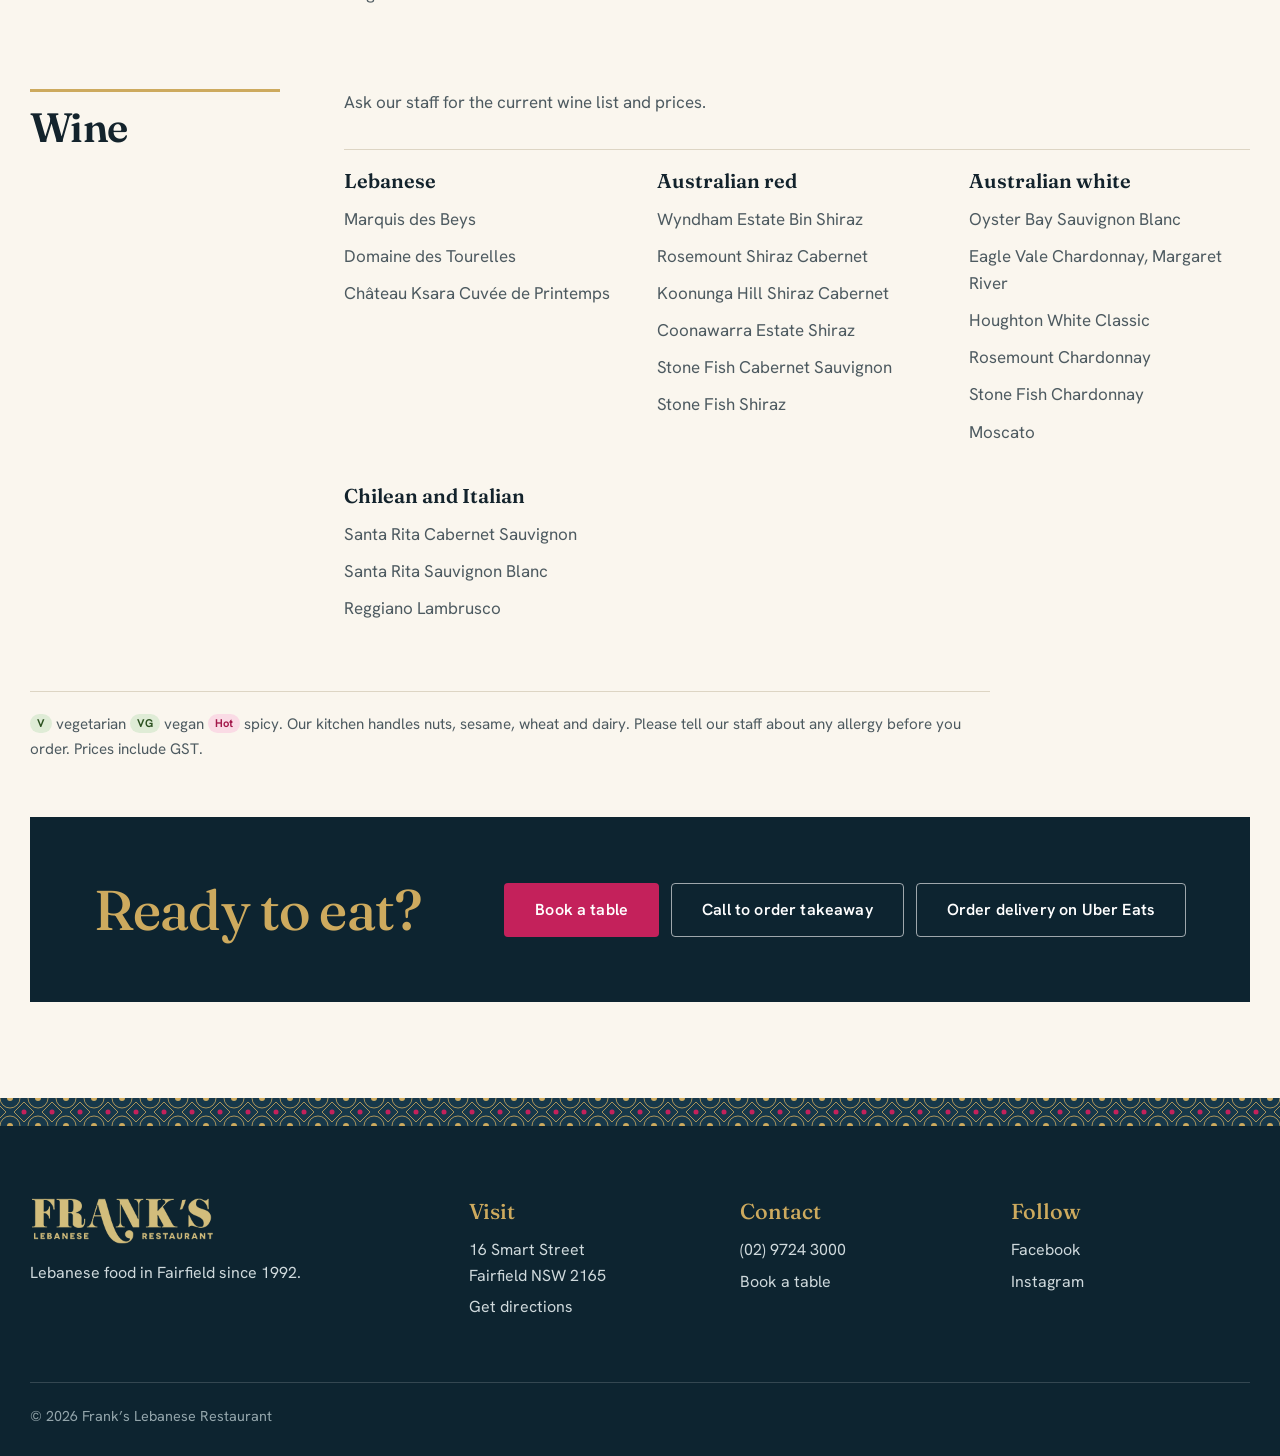
<file: menu.html>
<!doctype html>
<html lang="en-AU">
<head>
<meta charset="utf-8">
<meta name="viewport" content="width=device-width, initial-scale=1">
<title>Menu and prices | Frank’s Lebanese Restaurant, Fairfield</title>
<meta name="description" content="The full Frank’s menu with prices: cold and hot mezza, charcoal chicken, skewers, baked specialities, Lebanese pizza, banquets and dessert.">
<link rel="canonical" href="https://frankslebanesefood.com.au/menu.html">
<meta name="robots" content="noindex, nofollow">
<meta property="og:type" content="restaurant">
<meta property="og:title" content="Menu and prices | Frank’s Lebanese Restaurant, Fairfield">
<meta property="og:description" content="The full Frank’s menu with prices: cold and hot mezza, charcoal chicken, skewers, baked specialities, Lebanese pizza, banquets and dessert.">
<meta property="og:url" content="https://frankslebanesefood.com.au/menu.html">
<meta property="og:image" content="https://frankslebanesefood.com.au/assets/img/share.jpg">
<meta name="theme-color" content="#0f2937">
<link rel="icon" href="assets/img/favicon.svg" type="image/svg+xml">
<link rel="preconnect" href="https://fonts.googleapis.com">
<link rel="preconnect" href="https://fonts.gstatic.com" crossorigin>
<link rel="stylesheet" href="https://fonts.googleapis.com/css2?family=Fraunces:opsz,wght@9..144,400..700&family=Hanken+Grotesk:wght@400;500;600;700&display=swap">
<link rel="stylesheet" href="assets/css/site.css?v=4">

</head>
<body class="menu-page">
<a class="skip" href="#main">Skip to content</a>
<header class="site-header">
  <div class="wrap header-row">
    <a class="logo" href="index.html" aria-label="Frank’s Lebanese Restaurant, home"><img src="assets/img/logo-gold.png" width="276" height="69" alt="Frank’s Lebanese Restaurant"></a>
    <nav class="main-nav" id="main-nav" aria-label="Main">
      <a href="menu.html" aria-current="page">Menu</a>
      <a href="index.html#banquets">Banquets</a>
      <a href="index.html#gallery">Gallery</a>
      <a href="index.html#find-us">Hours and location</a>
    </nav>
    <div class="header-actions">
      <a class="header-phone" href="tel:+61297243000"><svg viewBox="0 0 24 24" aria-hidden="true"><path d="M6.6 10.8a15.1 15.1 0 0 0 6.6 6.6l2.2-2.2a1 1 0 0 1 1-.25 11.4 11.4 0 0 0 3.6.57 1 1 0 0 1 1 1V20a1 1 0 0 1-1 1A17 17 0 0 1 3 4a1 1 0 0 1 1-1h3.5a1 1 0 0 1 1 1c0 1.25.2 2.45.57 3.57a1 1 0 0 1-.25 1z"/></svg><span>(02) 9724 3000</span></a>
      <a class="btn btn-primary btn-small" href="index.html#book">Book a table</a>
      <button class="nav-toggle" type="button" aria-expanded="false" aria-controls="main-nav"><span class="sr">Open navigation</span><i></i><i></i><i></i></button>
    </div>
  </div>
</header>
<main id="main">
  <div class="menu-hero">
    <img src="assets/img/charcoal-wide.webp" alt="" width="1800" height="600">
    <div class="wrap">
      <h1>Menu</h1>
      <p>Everything is made to share. Order a few mezza for the table, then something from the grill.</p>
    </div>
  </div>
  <div class="tile-band" aria-hidden="true"></div>
  <div class="menu-tools">
    <div class="wrap">
      <nav class="chips" aria-label="Menu sections"><a href="#cold-mezza">Cold mezza</a><a href="#hot-mezza">Hot mezza</a><a href="#banquets">Banquets to share</a><a href="#charcoal-chicken">Charcoal chicken</a><a href="#mains">Main meals</a><a href="#baked">Baked specialities</a><a href="#sandwiches">Sandwiches</a><a href="#lebanese-pizza">Fatayer</a><a href="#salads">Salads</a><a href="#sides">Sides</a><a href="#dessert">Dessert</a><a href="#drinks">Drinks</a><a href="#wine">Wine</a></nav>
      <div class="menu-filters">
        <label class="search"><span class="sr">Search the menu</span><input type="search" id="menu-search" placeholder="Search the menu" autocomplete="off"></label>
        <label class="toggle"><input type="checkbox" id="veg-only"><span>Vegetarian only</span></label>
      </div>
    </div>
  </div>
  <div class="wrap menu-body">
    <p class="menu-empty" hidden>No dishes match. Clear the search to see the whole menu.</p>
    <section class="menu-section" id="cold-mezza">
      <h2>Cold mezza</h2>
      <ul class="dishes">
        <li class="dish" data-veg="1" data-search="tabbouleh parsley, mint, tomato, onion, burghul">
          <div class="dish-top"><h3>Tabbouleh<span class="tag tag-v" title="Vegetarian">V<span class="sr"> Vegetarian</span></span></h3><span class="dots"></span><span class="price">$12</span></div>
          <p>Parsley, mint, tomato, onion, burghul</p>
        </li>
        <li class="dish" data-veg="1" data-search="fattouch lebanese garden salad, fried bread, sumac, lemon vinaigrette">
          <div class="dish-top"><h3>Fattouch<span class="tag tag-v" title="Vegetarian">V<span class="sr"> Vegetarian</span></span></h3><span class="dots"></span><span class="price">$11</span></div>
          <p>Lebanese garden salad, fried bread, sumac, lemon vinaigrette</p>
        </li>
        <li class="dish" data-veg="1" data-search="hommus chickpea purée, tahini, lemon, olive oil">
          <div class="dish-top"><h3>Hommus<span class="tag tag-v" title="Vegetarian">V<span class="sr"> Vegetarian</span></span></h3><span class="dots"></span><span class="price">$10</span></div>
          <p>Chickpea purée, tahini, lemon, olive oil</p>
        </li>
        <li class="dish" data-veg="1" data-search="baba ghannouj chargrilled eggplant, tahini, lemon, olive oil">
          <div class="dish-top"><h3>Baba ghannouj<span class="tag tag-v" title="Vegetarian">V<span class="sr"> Vegetarian</span></span></h3><span class="dots"></span><span class="price">$11</span></div>
          <p>Chargrilled eggplant, tahini, lemon, olive oil</p>
        </li>
        <li class="dish" data-veg="1" data-search="labne strained yoghurt, olive oil">
          <div class="dish-top"><h3>Labne<span class="tag tag-v" title="Vegetarian">V<span class="sr"> Vegetarian</span></span></h3><span class="dots"></span><span class="price">$10</span></div>
          <p>Strained yoghurt, olive oil</p>
        </li>
        <li class="dish" data-veg="1" data-search="cheese and olives feta, olives">
          <div class="dish-top"><h3>Cheese and olives<span class="tag tag-v" title="Vegetarian">V<span class="sr"> Vegetarian</span></span></h3><span class="dots"></span><span class="price">$10</span></div>
          <p>Feta, olives</p>
        </li>
        <li class="dish" data-veg="1" data-search="chanklish bedouin cheese, tomato, parsley, olive oil">
          <div class="dish-top"><h3>Chanklish<span class="tag tag-v" title="Vegetarian">V<span class="sr"> Vegetarian</span></span></h3><span class="dots"></span><span class="price">$10</span></div>
          <p>Bedouin cheese, tomato, parsley, olive oil</p>
        </li>
        <li class="dish" data-veg="0" data-search="bastrami marinated dried beef">
          <div class="dish-top"><h3>Bastrami</h3><span class="dots"></span><span class="price">$10</span></div>
          <p>Marinated dried beef</p>
        </li>
        <li class="dish" data-veg="1" data-search="almonds and nuts ">
          <div class="dish-top"><h3>Almonds and nuts<span class="tag tag-v" title="Vegetarian">V<span class="sr"> Vegetarian</span></span></h3><span class="dots"></span><span class="price">$10</span></div>
          
        </li>
        <li class="dish" data-veg="0" data-search="kibbeh naye raw lamb, burghul, onion, fresh mint">
          <div class="dish-top"><h3>Kibbeh naye</h3><span class="dots"></span><span class="price">$14</span></div>
          <p>Raw lamb, burghul, onion, fresh mint</p>
        </li>
        <li class="dish" data-veg="1" data-search="three small dips hommus, labne, baba ghannouj">
          <div class="dish-top"><h3>Three small dips<span class="tag tag-v" title="Vegetarian">V<span class="sr"> Vegetarian</span></span></h3><span class="dots"></span><span class="price">$17</span></div>
          <p>Hommus, labne, baba ghannouj</p>
        </li>
      </ul>
    </section>
    <section class="menu-section" id="hot-mezza">
      <h2>Hot mezza</h2>
      <ul class="dishes">
        <li class="dish" data-veg="1" data-search="vegan pumpkin kibbeh pumpkin, chickpeas, onion, spices, burghul, spinach">
          <div class="dish-top"><h3>Vegan pumpkin kibbeh<span class="tag tag-vg" title="Vegan">VG<span class="sr"> Vegan</span></span></h3><span class="dots"></span><span class="price">$11</span></div>
          <p>Pumpkin, chickpeas, onion, spices, burghul, spinach</p>
        </li>
        <li class="dish" data-veg="0" data-search="hommus bil shawarma hommus topped with grilled marinated lamb">
          <div class="dish-top"><h3>Hommus bil shawarma</h3><span class="dots"></span><span class="price">$15</span></div>
          <p>Hommus topped with grilled marinated lamb</p>
        </li>
        <li class="dish" data-veg="1" data-search="fried eggplant ">
          <div class="dish-top"><h3>Fried eggplant<span class="tag tag-v" title="Vegetarian">V<span class="sr"> Vegetarian</span></span></h3><span class="dots"></span><span class="price">$10</span></div>
          
        </li>
        <li class="dish" data-veg="0" data-search="shawarma lamb, sumac, onion, tahini sauce">
          <div class="dish-top"><h3>Shawarma</h3><span class="dots"></span><span class="price">$17</span></div>
          <p>Lamb, sumac, onion, tahini sauce</p>
        </li>
        <li class="dish" data-veg="1" data-search="falafel fried marinated chickpea, tomato, tahini">
          <div class="dish-top"><h3>Falafel<span class="tag tag-v" title="Vegetarian">V<span class="sr"> Vegetarian</span></span></h3><span class="dots"></span><span class="price">$9</span></div>
          <p>Fried marinated chickpea, tomato, tahini</p>
        </li>
        <li class="dish" data-veg="1" data-search="warak enab bil zeit vine leaves filled with rice, tomato, shallot, parsley">
          <div class="dish-top"><h3>Warak enab bil zeit<span class="tag tag-v" title="Vegetarian">V<span class="sr"> Vegetarian</span></span></h3><span class="dots"></span><span class="price">$9</span></div>
          <p>Vine leaves filled with rice, tomato, shallot, parsley</p>
        </li>
        <li class="dish" data-veg="0" data-search="sambousek meat pastry filled with minced lamb and onion">
          <div class="dish-top"><h3>Sambousek meat</h3><span class="dots"></span><span class="price">$9</span></div>
          <p>Pastry filled with minced lamb and onion</p>
        </li>
        <li class="dish" data-veg="1" data-search="sambousek cheese pastry filled with cheese and parsley">
          <div class="dish-top"><h3>Sambousek cheese<span class="tag tag-v" title="Vegetarian">V<span class="sr"> Vegetarian</span></span></h3><span class="dots"></span><span class="price">$9</span></div>
          <p>Pastry filled with cheese and parsley</p>
        </li>
        <li class="dish" data-veg="1" data-search="sambousek spinach pastry filled with spinach, onion, sumac">
          <div class="dish-top"><h3>Sambousek spinach<span class="tag tag-v" title="Vegetarian">V<span class="sr"> Vegetarian</span></span></h3><span class="dots"></span><span class="price">$9</span></div>
          <p>Pastry filled with spinach, onion, sumac</p>
        </li>
        <li class="dish" data-veg="0" data-search="stuffed kibbeh lamb and burghul shells filled with minced meat and onion">
          <div class="dish-top"><h3>Stuffed kibbeh</h3><span class="dots"></span><span class="price">$11</span></div>
          <p>Lamb and burghul shells filled with minced meat and onion</p>
        </li>
        <li class="dish" data-veg="1" data-search="arnabeet mekle fried cauliflower, tahini, lemon">
          <div class="dish-top"><h3>Arnabeet mekle<span class="tag tag-v" title="Vegetarian">V<span class="sr"> Vegetarian</span></span></h3><span class="dots"></span><span class="price">$10</span></div>
          <p>Fried cauliflower, tahini, lemon</p>
        </li>
        <li class="dish" data-veg="1" data-search="batata harra cubed potato, coriander, chilli">
          <div class="dish-top"><h3>Batata harra<span class="tag tag-v" title="Vegetarian">V<span class="sr"> Vegetarian</span></span><span class="tag tag-hot" title="Spicy">Hot<span class="sr"> Spicy</span></span></h3><span class="dots"></span><span class="price">$9</span></div>
          <p>Cubed potato, coriander, chilli</p>
        </li>
        <li class="dish" data-veg="1" data-search="rkaykat cheese filo pastry, cheese, zaatar">
          <div class="dish-top"><h3>Rkaykat cheese<span class="tag tag-v" title="Vegetarian">V<span class="sr"> Vegetarian</span></span></h3><span class="dots"></span><span class="price">$9</span></div>
          <p>Filo pastry, cheese, zaatar</p>
        </li>
        <li class="dish" data-veg="1" data-search="fried lebanese bread ">
          <div class="dish-top"><h3>Fried Lebanese bread<span class="tag tag-v" title="Vegetarian">V<span class="sr"> Vegetarian</span></span></h3><span class="dots"></span><span class="price">$7</span></div>
          
        </li>
      </ul>
    </section>
    <section class="menu-section" id="banquets">
      <h2>Banquets to share</h2><p class="menu-note">Set banquet for groups of 5 or more: $55 per adult, $50 per child, dine in only. Ten entrées, a mixed plate with rice each, open soft drinks, then coffee, tea and baklava.</p>
      <ul class="dishes">
        <li class="dish" data-veg="0" data-search="half mezza hommus, baba ghannouj, tabbouleh, labne, cheese and olives, falafel, vine leaves, arnabeet, rkaykat, sambousek meat">
          <div class="dish-top"><h3>Half mezza</h3><span class="dots"></span><span class="price">$75</span></div>
          <p>Hommus, baba ghannouj, tabbouleh, labne, cheese and olives, falafel, vine leaves, arnabeet, rkaykat, sambousek meat</p>
        </li>
        <li class="dish" data-veg="0" data-search="full mezza everything in the half mezza, plus chanklish, bastrami, nuts, kibbeh naye, fattouch, stuffed kibbeh, fried bread, sambousek spinach, sambousek cheese and batata harra">
          <div class="dish-top"><h3>Full mezza</h3><span class="dots"></span><span class="price">$150</span></div>
          <p>Everything in the half mezza, plus chanklish, bastrami, nuts, kibbeh naye, fattouch, stuffed kibbeh, fried bread, sambousek spinach, sambousek cheese and batata harra</p>
        </li>
      </ul>
    </section>
    <section class="menu-section" id="charcoal-chicken">
      <h2>Charcoal chicken</h2>
      <ul class="dishes">
        <li class="dish" data-veg="0" data-search="whole charcoal chicken with garlic cream">
          <div class="dish-top"><h3>Whole charcoal chicken</h3><span class="dots"></span><span class="price">$25</span></div>
          <p>With garlic cream</p>
        </li>
        <li class="dish" data-veg="0" data-search="half charcoal chicken with hommus, tabbouleh, baba ghannouj, rice or hot chips">
          <div class="dish-top"><h3>Half charcoal chicken</h3><span class="dots"></span><span class="price">$18</span></div>
          <p>With hommus, tabbouleh, baba ghannouj, rice or hot chips</p>
        </li>
        <li class="dish" data-veg="0" data-search="quarter charcoal chicken with hommus, tabbouleh, baba ghannouj, rice or hot chips">
          <div class="dish-top"><h3>Quarter charcoal chicken</h3><span class="dots"></span><span class="price">$14</span></div>
          <p>With hommus, tabbouleh, baba ghannouj, rice or hot chips</p>
        </li>
      </ul>
    </section>
    <section class="menu-section" id="mains">
      <h2>Main meals</h2><p class="menu-note">Mains come with your choice of hommus, tabbouleh, baba ghannouj, hot chips or rice, unless the dish says otherwise.</p>
      <ul class="dishes">
        <li class="dish" data-veg="0" data-search="mixed plate lamb, chicken and kafta skewers">
          <div class="dish-top"><h3>Mixed plate</h3><span class="dots"></span><span class="price">$27</span></div>
          <p>Lamb, chicken and kafta skewers</p>
        </li>
        <li class="dish" data-veg="0" data-search="shish taouk three skewers of chicken">
          <div class="dish-top"><h3>Shish taouk</h3><span class="dots"></span><span class="price">$27</span></div>
          <p>Three skewers of chicken</p>
        </li>
        <li class="dish" data-veg="0" data-search="shish kebab (tika) three skewers of lean lamb">
          <div class="dish-top"><h3>Shish kebab (tika)</h3><span class="dots"></span><span class="price">$30</span></div>
          <p>Three skewers of lean lamb</p>
        </li>
        <li class="dish" data-veg="0" data-search="kaftah three skewers of minced lamb">
          <div class="dish-top"><h3>Kaftah</h3><span class="dots"></span><span class="price">$27</span></div>
          <p>Three skewers of minced lamb</p>
        </li>
        <li class="dish" data-veg="0" data-search="chello kebab kaftah skewers served with rice">
          <div class="dish-top"><h3>Chello kebab</h3><span class="dots"></span><span class="price">$27</span></div>
          <p>Kaftah skewers served with rice</p>
        </li>
        <li class="dish" data-veg="0" data-search="shawarma shredded lamb, onion, pickles, tahini sauce">
          <div class="dish-top"><h3>Shawarma</h3><span class="dots"></span><span class="price">$27</span></div>
          <p>Shredded lamb, onion, pickles, tahini sauce</p>
        </li>
        <li class="dish" data-veg="0" data-search="makanek mild lebanese sausages">
          <div class="dish-top"><h3>Makanek</h3><span class="dots"></span><span class="price">$27</span></div>
          <p>Mild Lebanese sausages</p>
        </li>
        <li class="dish" data-veg="0" data-search="quails two quails">
          <div class="dish-top"><h3>Quails</h3><span class="dots"></span><span class="price">$30</span></div>
          <p>Two quails</p>
        </li>
        <li class="dish" data-veg="0" data-search="grilled fish fish of the day">
          <div class="dish-top"><h3>Grilled fish</h3><span class="dots"></span><span class="price">$30</span></div>
          <p>Fish of the day</p>
        </li>
        <li class="dish" data-veg="0" data-search="kibbeh moussel iraqi-style kibbeh">
          <div class="dish-top"><h3>Kibbeh moussel</h3><span class="dots"></span><span class="price">$27</span></div>
          <p>Iraqi-style kibbeh</p>
        </li>
        <li class="dish" data-veg="0" data-search="baked potato soufflé potato, meat, onion, dairy, breadcrumbs">
          <div class="dish-top"><h3>Baked potato soufflé</h3><span class="dots"></span><span class="price">$27</span></div>
          <p>Potato, meat, onion, dairy, breadcrumbs</p>
        </li>
        <li class="dish" data-veg="1" data-search="vegetarian plate eggplant, cauliflower, falafel">
          <div class="dish-top"><h3>Vegetarian plate<span class="tag tag-v" title="Vegetarian">V<span class="sr"> Vegetarian</span></span></h3><span class="dots"></span><span class="price">$27</span></div>
          <p>Eggplant, cauliflower, falafel</p>
        </li>
        <li class="dish" data-veg="1" data-search="falafel main five falafel with tahini sauce">
          <div class="dish-top"><h3>Falafel main<span class="tag tag-v" title="Vegetarian">V<span class="sr"> Vegetarian</span></span></h3><span class="dots"></span><span class="price">$25</span></div>
          <p>Five falafel with tahini sauce</p>
        </li>
      </ul>
    </section>
    <section class="menu-section" id="baked">
      <h2>Baked specialities</h2>
      <ul class="dishes">
        <li class="dish" data-veg="0" data-search="baked kibbeh lamb, burghul, onion and minced meat, served with cabbage salad">
          <div class="dish-top"><h3>Baked kibbeh</h3><span class="dots"></span><span class="price">$27</span></div>
          <p>Lamb, burghul, onion and minced meat, served with cabbage salad</p>
        </li>
        <li class="dish" data-veg="0" data-search="baked kaftah lamb, onion, parsley and potato, served with rice and pickles">
          <div class="dish-top"><h3>Baked kaftah</h3><span class="dots"></span><span class="price">$27</span></div>
          <p>Lamb, onion, parsley and potato, served with rice and pickles</p>
        </li>
        <li class="dish" data-veg="1" data-search="baked pumpkin kibbeh pumpkin, spinach, onion">
          <div class="dish-top"><h3>Baked pumpkin kibbeh<span class="tag tag-v" title="Vegetarian">V<span class="sr"> Vegetarian</span></span></h3><span class="dots"></span><span class="price">$27</span></div>
          <p>Pumpkin, spinach, onion</p>
        </li>
        <li class="dish" data-veg="0" data-search="sheikh el mehshey eggplant, minced meat, onion and potato, served with rice and pickles">
          <div class="dish-top"><h3>Sheikh el mehshey</h3><span class="dots"></span><span class="price">$27</span></div>
          <p>Eggplant, minced meat, onion and potato, served with rice and pickles</p>
        </li>
        <li class="dish" data-veg="0" data-search="samke harra beyrouthie fillet of the day baked with tomato, coriander, onion and chilli, served with rice">
          <div class="dish-top"><h3>Samke harra Beyrouthie<span class="tag tag-hot" title="Spicy">Hot<span class="sr"> Spicy</span></span></h3><span class="dots"></span><span class="price">$30</span></div>
          <p>Fillet of the day baked with tomato, coriander, onion and chilli, served with rice</p>
        </li>
      </ul>
    </section>
    <section class="menu-section" id="sandwiches">
      <h2>Sandwiches</h2>
      <ul class="dishes">
        <li class="dish" data-veg="0" data-search="tika (shish kebab) lamb pieces, sumac onion, lettuce, tomato, pickles, choice of sauce">
          <div class="dish-top"><h3>Tika (shish kebab)</h3><span class="dots"></span><span class="price">$16.50</span></div>
          <p>Lamb pieces, sumac onion, lettuce, tomato, pickles, choice of sauce</p>
        </li>
        <li class="dish" data-veg="0" data-search="kaftah mince skewer, sumac onion, lettuce, tomato, pickles, choice of sauce">
          <div class="dish-top"><h3>Kaftah</h3><span class="dots"></span><span class="price">$15</span></div>
          <p>Mince skewer, sumac onion, lettuce, tomato, pickles, choice of sauce</p>
        </li>
        <li class="dish" data-veg="0" data-search="charcoal chicken shredded chicken, garlic cream, lettuce, tomato, pickles, choice of sauce">
          <div class="dish-top"><h3>Charcoal chicken</h3><span class="dots"></span><span class="price">$15</span></div>
          <p>Shredded chicken, garlic cream, lettuce, tomato, pickles, choice of sauce</p>
        </li>
        <li class="dish" data-veg="0" data-search="shish taouk chicken pieces, garlic cream, lettuce, tomato, pickles, choice of sauce">
          <div class="dish-top"><h3>Shish taouk</h3><span class="dots"></span><span class="price">$15</span></div>
          <p>Chicken pieces, garlic cream, lettuce, tomato, pickles, choice of sauce</p>
        </li>
        <li class="dish" data-veg="0" data-search="shawarma shredded spicy lamb, sumac onion, lettuce, tomato, pickles, tahini sauce">
          <div class="dish-top"><h3>Shawarma</h3><span class="dots"></span><span class="price">$15</span></div>
          <p>Shredded spicy lamb, sumac onion, lettuce, tomato, pickles, tahini sauce</p>
        </li>
        <li class="dish" data-veg="0" data-search="makanek lebanese sausages, sumac onion, lettuce, tomato, pickles, choice of sauce">
          <div class="dish-top"><h3>Makanek</h3><span class="dots"></span><span class="price">$15</span></div>
          <p>Lebanese sausages, sumac onion, lettuce, tomato, pickles, choice of sauce</p>
        </li>
        <li class="dish" data-veg="1" data-search="falafel falafel, tomato, lettuce, pickles, tahini sauce">
          <div class="dish-top"><h3>Falafel<span class="tag tag-v" title="Vegetarian">V<span class="sr"> Vegetarian</span></span></h3><span class="dots"></span><span class="price">$13.50</span></div>
          <p>Falafel, tomato, lettuce, pickles, tahini sauce</p>
        </li>
      </ul>
    </section>
    <section class="menu-section" id="lebanese-pizza">
      <h2>Fatayer (Lebanese pizza)</h2>
      <ul class="dishes">
        <li class="dish" data-veg="1" data-search="zaatar zaatar, olive oil">
          <div class="dish-top"><h3>Zaatar<span class="tag tag-v" title="Vegetarian">V<span class="sr"> Vegetarian</span></span></h3><span class="dots"></span><span class="price">$6</span></div>
          <p>Zaatar, olive oil</p>
        </li>
        <li class="dish" data-veg="0" data-search="lahem baajin minced meat, tomato, onion">
          <div class="dish-top"><h3>Lahem baajin</h3><span class="dots"></span><span class="price">$7.50</span></div>
          <p>Minced meat, tomato, onion</p>
        </li>
        <li class="dish" data-veg="1" data-search="sabanekh spinach, onion, lemon, sumac">
          <div class="dish-top"><h3>Sabanekh<span class="tag tag-v" title="Vegetarian">V<span class="sr"> Vegetarian</span></span></h3><span class="dots"></span><span class="price">$8.50</span></div>
          <p>Spinach, onion, lemon, sumac</p>
        </li>
        <li class="dish" data-veg="1" data-search="jibneh cheese, zaatar flakes">
          <div class="dish-top"><h3>Jibneh<span class="tag tag-v" title="Vegetarian">V<span class="sr"> Vegetarian</span></span></h3><span class="dots"></span><span class="price">$9</span></div>
          <p>Cheese, zaatar flakes</p>
        </li>
        <li class="dish" data-veg="1" data-search="jibneh ou sabanekh cheese, spinach, onion, lemon, sumac">
          <div class="dish-top"><h3>Jibneh ou sabanekh<span class="tag tag-v" title="Vegetarian">V<span class="sr"> Vegetarian</span></span></h3><span class="dots"></span><span class="price">$10</span></div>
          <p>Cheese, spinach, onion, lemon, sumac</p>
        </li>
      </ul>
    </section>
    <section class="menu-section" id="salads">
      <h2>Salads</h2>
      <ul class="dishes">
        <li class="dish" data-veg="1" data-search="tabbouleh parsley, tomato, mint, onion, burghul">
          <div class="dish-top"><h3>Tabbouleh<span class="tag tag-v" title="Vegetarian">V<span class="sr"> Vegetarian</span></span></h3><span class="dots"></span><span class="price"><span><small>Small</small> $12</span><span><small>Large</small> $19</span></span></div>
          <p>Parsley, tomato, mint, onion, burghul</p>
        </li>
        <li class="dish" data-veg="1" data-search="fattouch mixed vegetables, tomato, cucumber, fried bread, herbs, sumac">
          <div class="dish-top"><h3>Fattouch<span class="tag tag-v" title="Vegetarian">V<span class="sr"> Vegetarian</span></span></h3><span class="dots"></span><span class="price"><span><small>Small</small> $11</span><span><small>Large</small> $16</span></span></div>
          <p>Mixed vegetables, tomato, cucumber, fried bread, herbs, sumac</p>
        </li>
        <li class="dish" data-veg="1" data-search="frank’s garden salad lettuce, red cabbage, carrot, cucumber, tomato, capsicum, shallot, endive, radish">
          <div class="dish-top"><h3>Frank’s garden salad<span class="tag tag-v" title="Vegetarian">V<span class="sr"> Vegetarian</span></span></h3><span class="dots"></span><span class="price"><span><small>Small</small> $11</span><span><small>Large</small> $16</span></span></div>
          <p>Lettuce, red cabbage, carrot, cucumber, tomato, capsicum, shallot, endive, radish</p>
        </li>
        <li class="dish" data-veg="1" data-search="greek salad tomato, cucumber, lettuce, onion, feta, olives">
          <div class="dish-top"><h3>Greek salad<span class="tag tag-v" title="Vegetarian">V<span class="sr"> Vegetarian</span></span></h3><span class="dots"></span><span class="price"><span><small>Small</small> $11</span><span><small>Large</small> $16</span></span></div>
          <p>Tomato, cucumber, lettuce, onion, feta, olives</p>
        </li>
        <li class="dish" data-veg="1" data-search="cabbage salad cabbage, tomato, garlic, dried mint">
          <div class="dish-top"><h3>Cabbage salad<span class="tag tag-v" title="Vegetarian">V<span class="sr"> Vegetarian</span></span></h3><span class="dots"></span><span class="price"><span><small>Small</small> $11</span><span><small>Large</small> $16</span></span></div>
          <p>Cabbage, tomato, garlic, dried mint</p>
        </li>
      </ul>
    </section>
    <section class="menu-section" id="sides">
      <h2>Sides</h2>
      <ul class="dishes">
        <li class="dish" data-veg="0" data-search="rice ">
          <div class="dish-top"><h3>Rice</h3><span class="dots"></span><span class="price"><span><small>Small</small> $6</span><span><small>Large</small> $13</span></span></div>
          
        </li>
        <li class="dish" data-veg="0" data-search="hot chips ">
          <div class="dish-top"><h3>Hot chips</h3><span class="dots"></span><span class="price"><span><small>Small</small> $7</span><span><small>Large</small> $12</span></span></div>
          
        </li>
        <li class="dish" data-veg="1" data-search="foul mdammas broad beans, garlic, lemon, olive oil">
          <div class="dish-top"><h3>Foul mdammas<span class="tag tag-v" title="Vegetarian">V<span class="sr"> Vegetarian</span></span></h3><span class="dots"></span><span class="price">$12</span></div>
          <p>Broad beans, garlic, lemon, olive oil</p>
        </li>
      </ul>
    </section>
    <section class="menu-section" id="dessert">
      <h2>Dessert</h2>
      <ul class="dishes">
        <li class="dish" data-veg="0" data-search="baklawa two pieces">
          <div class="dish-top"><h3>Baklawa</h3><span class="dots"></span><span class="price">$6</span></div>
          <p>Two pieces</p>
        </li>
        <li class="dish" data-veg="0" data-search="knafe bil jibneh semolina pudding, mozzarella, orange blossom syrup">
          <div class="dish-top"><h3>Knafe bil jibneh</h3><span class="dots"></span><span class="price">$12</span></div>
          <p>Semolina pudding, mozzarella, orange blossom syrup</p>
        </li>
        <li class="dish" data-veg="0" data-search="ice cream three scoops: vanilla, chocolate or strawberry">
          <div class="dish-top"><h3>Ice cream</h3><span class="dots"></span><span class="price">$12</span></div>
          <p>Three scoops: vanilla, chocolate or strawberry</p>
        </li>
        <li class="dish" data-veg="0" data-search="cake ">
          <div class="dish-top"><h3>Cake</h3><span class="dots"></span></div>
          
        </li>
      </ul>
    </section>
    <section class="menu-section" id="drinks">
      <h2>Drinks</h2><p class="menu-note">Ask our staff for today’s drink prices.</p>
      <div class="drink-groups">
        <div><h3>Cold drinks</h3><ul><li class="dish-line" data-search="soft drinks">Soft drinks</li><li class="dish-line" data-search="yoghurt drink">Yoghurt drink</li><li class="dish-line" data-search="orange juice">Orange juice</li><li class="dish-line" data-search="apple juice">Apple juice</li><li class="dish-line" data-search="lemon, lime and bitters">Lemon, lime and bitters</li><li class="dish-line" data-search="soda water">Soda water</li></ul></div>
        <div><h3>Coffee and tea</h3><ul><li class="dish-line" data-search="lebanese coffee">Lebanese coffee</li><li class="dish-line" data-search="short black">Short black</li><li class="dish-line" data-search="long black">Long black</li><li class="dish-line" data-search="flat white">Flat white</li><li class="dish-line" data-search="cappuccino">Cappuccino</li><li class="dish-line" data-search="mocha">Mocha</li><li class="dish-line" data-search="hot chocolate">Hot chocolate</li><li class="dish-line" data-search="black tea">Black tea</li><li class="dish-line" data-search="green tea">Green tea</li></ul></div>
        <div><h3>Beer</h3><ul><li class="dish-line" data-search="almaza">Almaza</li><li class="dish-line" data-search="heineken">Heineken</li><li class="dish-line" data-search="corona">Corona</li><li class="dish-line" data-search="vb">VB</li><li class="dish-line" data-search="hahn light">Hahn Light</li></ul></div>
        <div><h3>Spirits</h3><ul><li class="dish-line" data-search="arak">Arak</li><li class="dish-line" data-search="spirits">Spirits</li><li class="dish-line" data-search="deluxe spirits">Deluxe spirits</li><li class="dish-line" data-search="liqueurs">Liqueurs</li><li class="dish-line" data-search="cognac">Cognac</li></ul></div>
      </div>
    </section>
    <section class="menu-section" id="wine">
      <h2>Wine</h2><p class="menu-note">Ask our staff for the current wine list and prices.</p>
      <div class="drink-groups">
        <div><h3>Lebanese</h3><ul><li class="dish-line" data-search="marquis des beys">Marquis des Beys</li><li class="dish-line" data-search="domaine des tourelles">Domaine des Tourelles</li><li class="dish-line" data-search="château ksara cuvée de printemps">Château Ksara Cuvée de Printemps</li></ul></div>
        <div><h3>Australian red</h3><ul><li class="dish-line" data-search="wyndham estate bin shiraz">Wyndham Estate Bin Shiraz</li><li class="dish-line" data-search="rosemount shiraz cabernet">Rosemount Shiraz Cabernet</li><li class="dish-line" data-search="koonunga hill shiraz cabernet">Koonunga Hill Shiraz Cabernet</li><li class="dish-line" data-search="coonawarra estate shiraz">Coonawarra Estate Shiraz</li><li class="dish-line" data-search="stone fish cabernet sauvignon">Stone Fish Cabernet Sauvignon</li><li class="dish-line" data-search="stone fish shiraz">Stone Fish Shiraz</li></ul></div>
        <div><h3>Australian white</h3><ul><li class="dish-line" data-search="oyster bay sauvignon blanc">Oyster Bay Sauvignon Blanc</li><li class="dish-line" data-search="eagle vale chardonnay, margaret river">Eagle Vale Chardonnay, Margaret River</li><li class="dish-line" data-search="houghton white classic">Houghton White Classic</li><li class="dish-line" data-search="rosemount chardonnay">Rosemount Chardonnay</li><li class="dish-line" data-search="stone fish chardonnay">Stone Fish Chardonnay</li><li class="dish-line" data-search="moscato">Moscato</li></ul></div>
        <div><h3>Chilean and Italian</h3><ul><li class="dish-line" data-search="santa rita cabernet sauvignon">Santa Rita Cabernet Sauvignon</li><li class="dish-line" data-search="santa rita sauvignon blanc">Santa Rita Sauvignon Blanc</li><li class="dish-line" data-search="reggiano lambrusco">Reggiano Lambrusco</li></ul></div>
      </div>
    </section>
    <p class="menu-legal"><span class="tag tag-v">V</span> vegetarian <span class="tag tag-vg">VG</span> vegan <span class="tag tag-hot">Hot</span> spicy. Our kitchen handles nuts, sesame, wheat and dairy. Please tell our staff about any allergy before you order. Prices include GST.</p>
    <div class="menu-cta">
      <h2>Ready to eat?</h2>
      <div>
        <a class="btn btn-primary" href="index.html#book">Book a table</a>
        <a class="btn btn-outline" href="tel:+61297243000">Call to order takeaway</a>
        <a class="btn btn-outline" href="https://www.ubereats.com/au/store/franks-lebanese-restaurant/kESv1DUtSOa2F_SLECMWgA" target="_blank" rel="noopener">Order delivery on Uber Eats</a>
      </div>
    </div>
  </div>
</main>
<div class="tile-band" aria-hidden="true"></div>
<footer class="site-footer">
  <div class="wrap footer-grid">
    <div>
      <img src="assets/img/logo-gold.png" width="184" height="46" alt="Frank’s Lebanese Restaurant" loading="lazy">
      <p>Lebanese food in Fairfield since 1992.</p>
    </div>
    <div>
      <h2>Visit</h2>
      <p>16 Smart Street<br>Fairfield NSW 2165</p>
      <p><a href="https://www.google.com/maps/dir/?api=1&destination=Frank%27s+Lebanese+Restaurant%2C+16+Smart+Street%2C+Fairfield+NSW+2165" target="_blank" rel="noopener">Get directions</a></p>
    </div>
    <div>
      <h2>Contact</h2>
      <p><a href="tel:+61297243000">(02) 9724 3000</a></p>
      <p><a href="index.html#book">Book a table</a></p>
    </div>
    <div>
      <h2>Follow</h2>
      <p><a href="https://www.facebook.com/Frankslebaneserestaurant/" target="_blank" rel="noopener">Facebook</a></p>
      <p><a href="https://www.instagram.com/frankslebaneserestaurant/" target="_blank" rel="noopener">Instagram</a></p>
    </div>
  </div>
  <div class="wrap footer-base"><p>© <span data-year>2026</span> Frank’s Lebanese Restaurant</p></div>
</footer>
<nav class="action-bar" aria-label="Quick actions">
  <a href="tel:+61297243000"><svg viewBox="0 0 24 24" aria-hidden="true"><path d="M6.6 10.8a15.1 15.1 0 0 0 6.6 6.6l2.2-2.2a1 1 0 0 1 1-.25 11.4 11.4 0 0 0 3.6.57 1 1 0 0 1 1 1V20a1 1 0 0 1-1 1A17 17 0 0 1 3 4a1 1 0 0 1 1-1h3.5a1 1 0 0 1 1 1c0 1.25.2 2.45.57 3.57a1 1 0 0 1-.25 1z"/></svg><span>Call</span></a>
  <a href="menu.html"><svg viewBox="0 0 24 24" aria-hidden="true"><path d="M6 2h12a2 2 0 0 1 2 2v16a2 2 0 0 1-2 2H6a2 2 0 0 1-2-2V4a2 2 0 0 1 2-2zm2 5v2h8V7zm0 4v2h8v-2zm0 4v2h5v-2z"/></svg><span>Menu</span></a>
  <a href="https://www.google.com/maps/dir/?api=1&destination=Frank%27s+Lebanese+Restaurant%2C+16+Smart+Street%2C+Fairfield+NSW+2165" target="_blank" rel="noopener"><svg viewBox="0 0 24 24" aria-hidden="true"><path d="M12 2a7 7 0 0 1 7 7c0 5.25-7 13-7 13S5 14.25 5 9a7 7 0 0 1 7-7zm0 4.5A2.5 2.5 0 1 0 12 11.5 2.5 2.5 0 0 0 12 6.5z"/></svg><span>Directions</span></a>
  <a class="action-book" href="index.html#book"><svg viewBox="0 0 24 24" aria-hidden="true"><path d="M7 2a1 1 0 0 1 1 1v1h8V3a1 1 0 1 1 2 0v1h1a2 2 0 0 1 2 2v13a2 2 0 0 1-2 2H5a2 2 0 0 1-2-2V6a2 2 0 0 1 2-2h1V3a1 1 0 0 1 1-1zm12 8H5v9h14zM8 12.5h3v3H8z"/></svg><span>Book</span></a>
</nav>
<script id="site-data" type="application/json">{"hours":[{"day":"Monday","open":"11:00","close":"21:30"},{"day":"Tuesday","open":"11:00","close":"21:30"},{"day":"Wednesday","open":"11:00","close":"21:30"},{"day":"Thursday","open":"11:00","close":"21:30"},{"day":"Friday","open":"11:00","close":"22:00"},{"day":"Saturday","open":"11:00","close":"22:00"},{"day":"Sunday","open":"11:00","close":"21:30"}],"booking":{"slotMinutes":30,"lastBookingMinutesBeforeClose":60,"maxGuestsOnline":30},"phone":"(02) 9724 3000","demo":true}</script>
<script src="assets/js/site.js?v=4" defer></script>
</body>
</html>
</file>
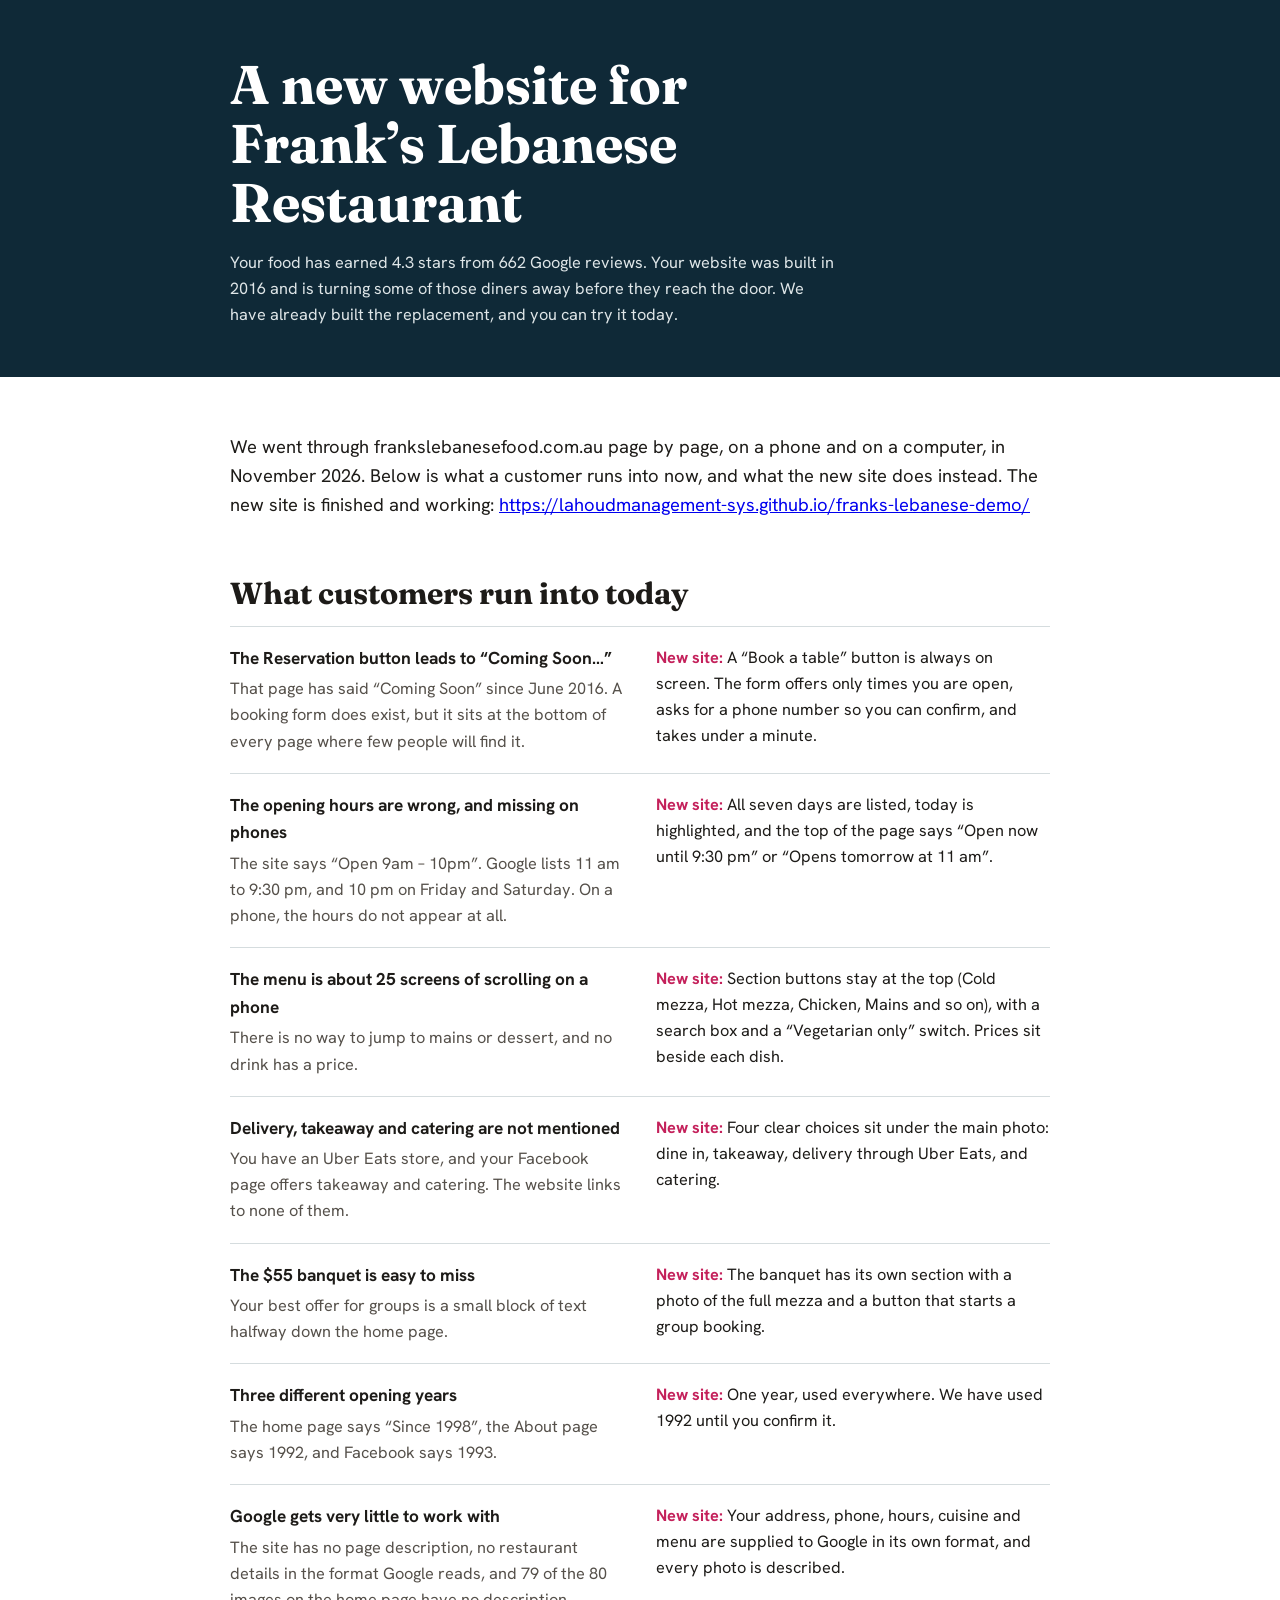
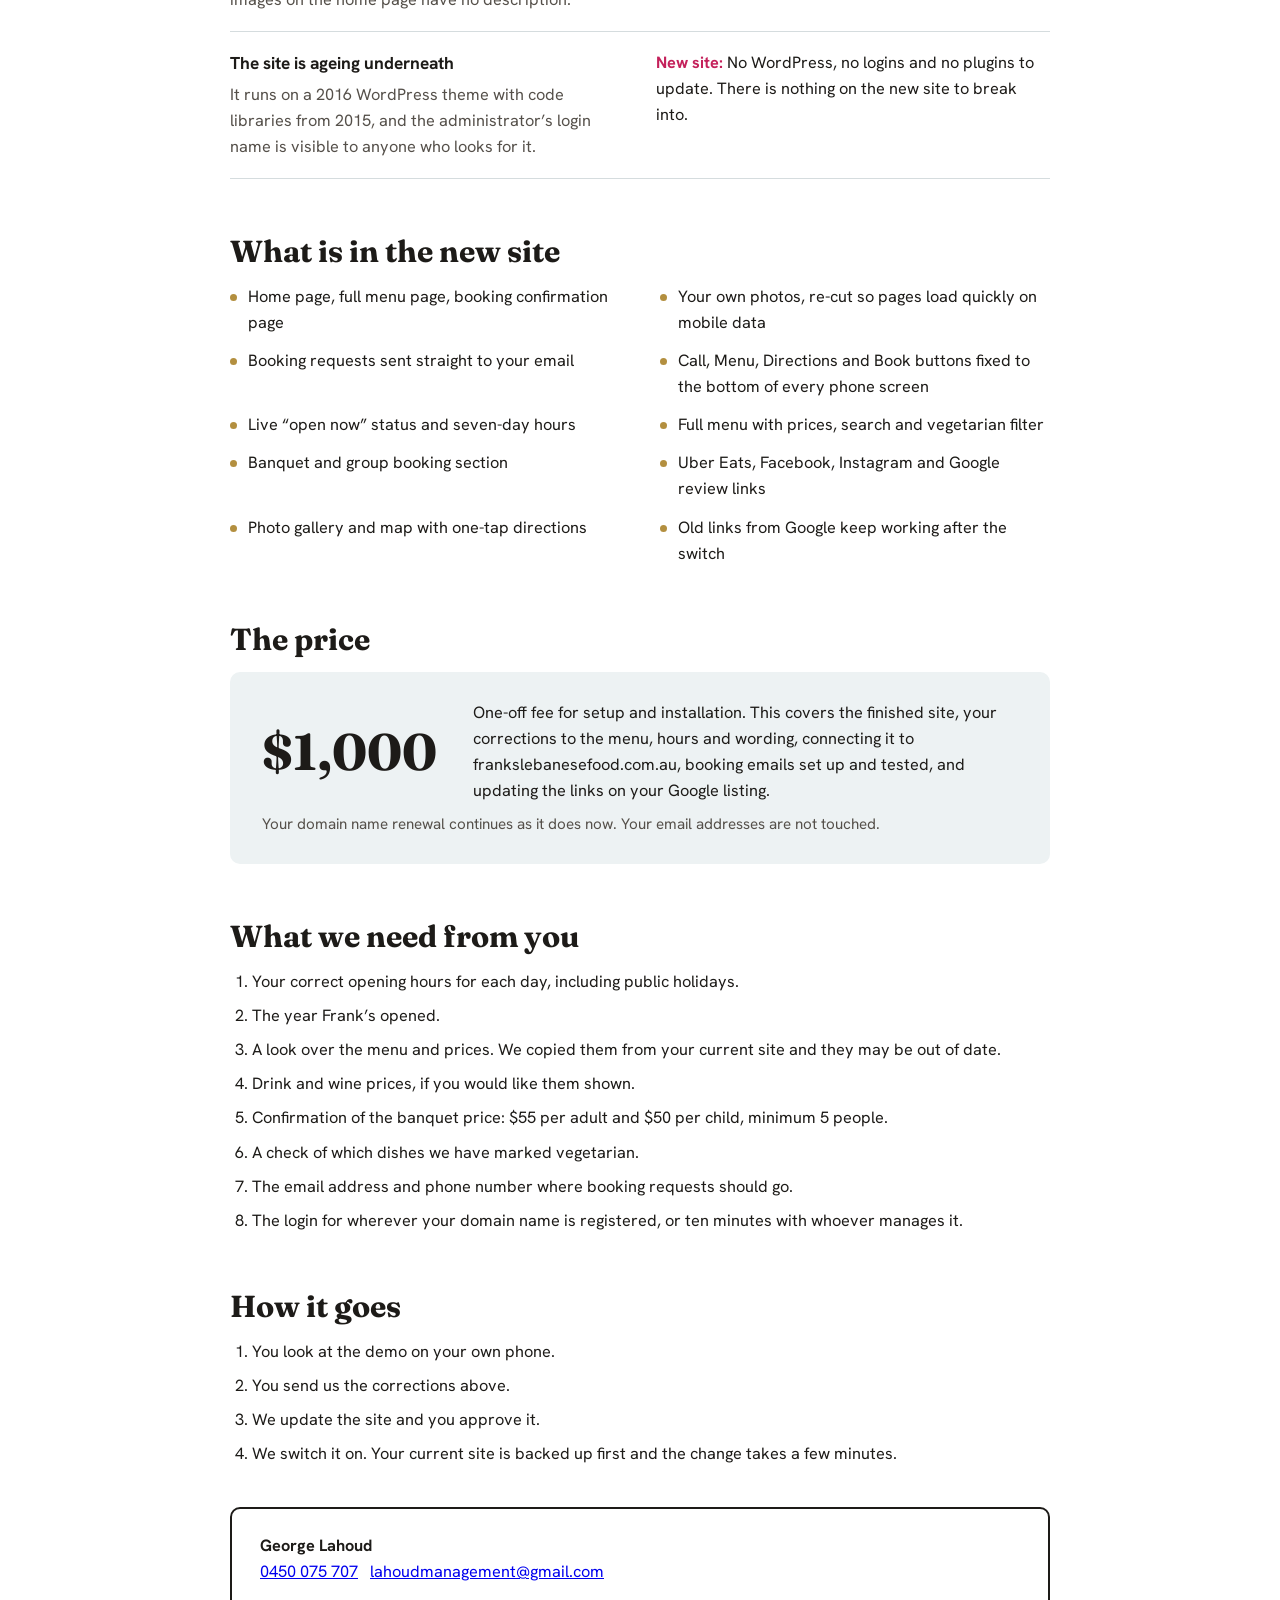
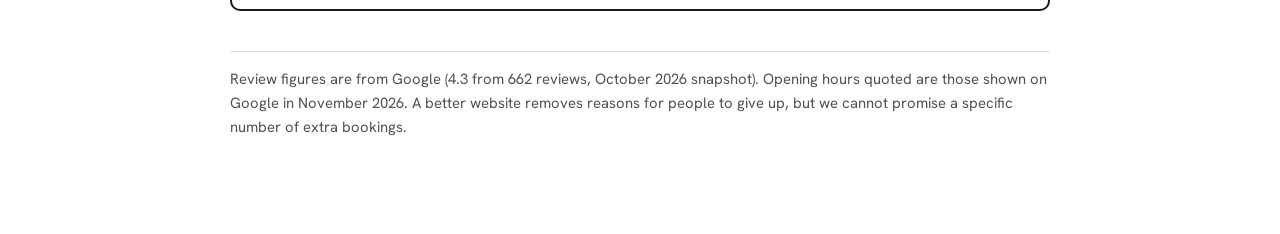
<file: proposal.html>
<!doctype html>
<html lang="en-AU">
<head>
<meta charset="utf-8">
<meta name="viewport" content="width=device-width, initial-scale=1">
<meta name="robots" content="noindex, nofollow">
<title>A new website for Frank’s Lebanese Restaurant</title>
<link rel="preconnect" href="https://fonts.googleapis.com">
<link rel="preconnect" href="https://fonts.gstatic.com" crossorigin>
<link rel="stylesheet" href="https://fonts.googleapis.com/css2?family=Fraunces:opsz,wght@9..144,500..700&family=Hanken+Grotesk:wght@400;500;600;700&display=swap">
<style>
  :root { --ink:#1d1b18; --soft:#55504a; --tile:#0f2937; --brass:#b38f3f; --turnip:#c4215b; --tint:#edf2f3; --line:#d5dcde; }
  * { box-sizing: border-box; }
  body { margin: 0; font: 1.02rem/1.6 "Hanken Grotesk", system-ui, sans-serif; color: var(--ink); background: #fff; }
  .page { width: min(820px, 100% - 40px); margin: 0 auto; padding: 56px 0 80px; }
  header { background: var(--tile); color: #fff; padding: 56px 0 48px; }
  header .page { padding: 0; }
  h1, h2 { font-family: "Fraunces", Georgia, serif; line-height: 1.08; margin: 0; text-wrap: balance; }
  h1 { font-size: clamp(2.2rem, 6vw, 3.4rem); max-width: 16ch; }
  header p { margin: 18px 0 0; max-width: 38rem; color: #dfe6e8; }
  h2 { font-size: 1.9rem; margin: 56px 0 16px; }
  h3 { font-size: 1.08rem; margin: 0 0 4px; }
  p { margin: 0 0 14px; }
  .lede { font-size: 1.15rem; }
  .findings { list-style: none; padding: 0; margin: 0; border-top: 1px solid var(--line); }
  .findings li { display: grid; grid-template-columns: 1fr 1fr; gap: 8px 32px; padding: 18px 0; border-bottom: 1px solid var(--line); }
  .findings p { margin: 0; color: var(--soft); }
  .findings .fix { color: var(--ink); }
  .findings .fix::before { content: "New site: "; font-weight: 700; color: var(--turnip); }
  .cols { display: grid; grid-template-columns: 1fr 1fr; gap: 12px 40px; padding: 0; margin: 0; list-style: none; }
  .cols li { padding-left: 18px; position: relative; }
  .cols li::before { content: ""; position: absolute; left: 0; top: .62em; width: 7px; height: 7px; border-radius: 50%; background: var(--brass); }
  .price { background: var(--tint); border-radius: 10px; padding: 28px 32px; display: grid; grid-template-columns: auto 1fr; gap: 8px 36px; align-items: center; }
  .price strong { font: 700 3.2rem/1 "Fraunces", Georgia, serif; }
  .price p { margin: 0; }
  .price small { grid-column: 1 / -1; color: var(--soft); font-size: .95rem; }
  ol { padding-left: 22px; margin: 0; }
  ol li { margin-bottom: 8px; }
  .note { color: var(--soft); font-size: .93rem; margin-top: 40px; border-top: 1px solid var(--line); padding-top: 16px; }
  .contact { margin-top: 40px; padding: 24px 28px; border: 2px solid var(--ink); border-radius: 10px; }
  .contact p { margin: 0; }
  mark { background: #fff2b3; padding: 0 3px; }
  @media (max-width: 640px) { .findings li, .cols, .price { grid-template-columns: 1fr; } }
  @media print { header { -webkit-print-color-adjust: exact; print-color-adjust: exact; } h2 { break-after: avoid; } .findings li, .price, .contact { break-inside: avoid; } .page { padding-top: 24px; } }
</style>
</head>
<body>
<header>
  <div class="page">
    <h1>A new website for Frank’s Lebanese Restaurant</h1>
    <p>Your food has earned 4.3 stars from 662 Google reviews. Your website was built in 2016 and is turning some of those diners away before they reach the door. We have already built the replacement, and you can try it today.</p>
  </div>
</header>

<div class="page">
  <p class="lede">We went through frankslebanesefood.com.au page by page, on a phone and on a computer, in November 2026. Below is what a customer runs into now, and what the new site does instead. The new site is finished and working: <a href="https://lahoudmanagement-sys.github.io/franks-lebanese-demo/">https://lahoudmanagement-sys.github.io/franks-lebanese-demo/</a></p>

  <h2>What customers run into today</h2>
  <ul class="findings">
    <li>
      <div><h3>The Reservation button leads to “Coming Soon…”</h3><p>That page has said “Coming Soon” since June 2016. A booking form does exist, but it sits at the bottom of every page where few people will find it.</p></div>
      <p class="fix">A “Book a table” button is always on screen. The form offers only times you are open, asks for a phone number so you can confirm, and takes under a minute.</p>
    </li>
    <li>
      <div><h3>The opening hours are wrong, and missing on phones</h3><p>The site says “Open 9am – 10pm”. Google lists 11 am to 9:30 pm, and 10 pm on Friday and Saturday. On a phone, the hours do not appear at all.</p></div>
      <p class="fix">All seven days are listed, today is highlighted, and the top of the page says “Open now until 9:30 pm” or “Opens tomorrow at 11 am”.</p>
    </li>
    <li>
      <div><h3>The menu is about 25 screens of scrolling on a phone</h3><p>There is no way to jump to mains or dessert, and no drink has a price.</p></div>
      <p class="fix">Section buttons stay at the top (Cold mezza, Hot mezza, Chicken, Mains and so on), with a search box and a “Vegetarian only” switch. Prices sit beside each dish.</p>
    </li>
    <li>
      <div><h3>Delivery, takeaway and catering are not mentioned</h3><p>You have an Uber Eats store, and your Facebook page offers takeaway and catering. The website links to none of them.</p></div>
      <p class="fix">Four clear choices sit under the main photo: dine in, takeaway, delivery through Uber Eats, and catering.</p>
    </li>
    <li>
      <div><h3>The $55 banquet is easy to miss</h3><p>Your best offer for groups is a small block of text halfway down the home page.</p></div>
      <p class="fix">The banquet has its own section with a photo of the full mezza and a button that starts a group booking.</p>
    </li>
    <li>
      <div><h3>Three different opening years</h3><p>The home page says “Since 1998”, the About page says 1992, and Facebook says 1993.</p></div>
      <p class="fix">One year, used everywhere. We have used 1992 until you confirm it.</p>
    </li>
    <li>
      <div><h3>Google gets very little to work with</h3><p>The site has no page description, no restaurant details in the format Google reads, and 79 of the 80 images on the home page have no description.</p></div>
      <p class="fix">Your address, phone, hours, cuisine and menu are supplied to Google in its own format, and every photo is described.</p>
    </li>
    <li>
      <div><h3>The site is ageing underneath</h3><p>It runs on a 2016 WordPress theme with code libraries from 2015, and the administrator’s login name is visible to anyone who looks for it.</p></div>
      <p class="fix">No WordPress, no logins and no plugins to update. There is nothing on the new site to break into.</p>
    </li>
  </ul>

  <h2>What is in the new site</h2>
  <ul class="cols">
    <li>Home page, full menu page, booking confirmation page</li>
    <li>Your own photos, re-cut so pages load quickly on mobile data</li>
    <li>Booking requests sent straight to your email</li>
    <li>Call, Menu, Directions and Book buttons fixed to the bottom of every phone screen</li>
    <li>Live “open now” status and seven-day hours</li>
    <li>Full menu with prices, search and vegetarian filter</li>
    <li>Banquet and group booking section</li>
    <li>Uber Eats, Facebook, Instagram and Google review links</li>
    <li>Photo gallery and map with one-tap directions</li>
    <li>Old links from Google keep working after the switch</li>
  </ul>

  <h2>The price</h2>
  <div class="price">
    <strong>$1,000</strong>
    <p>One-off fee for setup and installation. This covers the finished site, your corrections to the menu, hours and wording, connecting it to frankslebanesefood.com.au, booking emails set up and tested, and updating the links on your Google listing.</p>
    <small>Your domain name renewal continues as it does now. Your email addresses are not touched.</small>
  </div>

  <h2>What we need from you</h2>
  <ol>
    <li>Your correct opening hours for each day, including public holidays.</li>
    <li>The year Frank’s opened.</li>
    <li>A look over the menu and prices. We copied them from your current site and they may be out of date.</li>
    <li>Drink and wine prices, if you would like them shown.</li>
    <li>Confirmation of the banquet price: $55 per adult and $50 per child, minimum 5 people.</li>
    <li>A check of which dishes we have marked vegetarian.</li>
    <li>The email address and phone number where booking requests should go.</li>
    <li>The login for wherever your domain name is registered, or ten minutes with whoever manages it.</li>
  </ol>

  <h2>How it goes</h2>
  <ol>
    <li>You look at the demo on your own phone.</li>
    <li>You send us the corrections above.</li>
    <li>We update the site and you approve it.</li>
    <li>We switch it on. Your current site is backed up first and the change takes a few minutes.</li>
  </ol>

  <div class="contact">
    <p><strong>George Lahoud</strong></p>
    <p><a href="tel:+61450075707">0450 075 707</a> &nbsp; <a href="mailto:lahoudmanagement@gmail.com">lahoudmanagement@gmail.com</a></p>
  </div>

  <p class="note">Review figures are from Google (4.3 from 662 reviews, October 2026 snapshot). Opening hours quoted are those shown on Google in November 2026. A better website removes reasons for people to give up, but we cannot promise a specific number of extra bookings.</p>
</div>
</body>
</html>
</file>
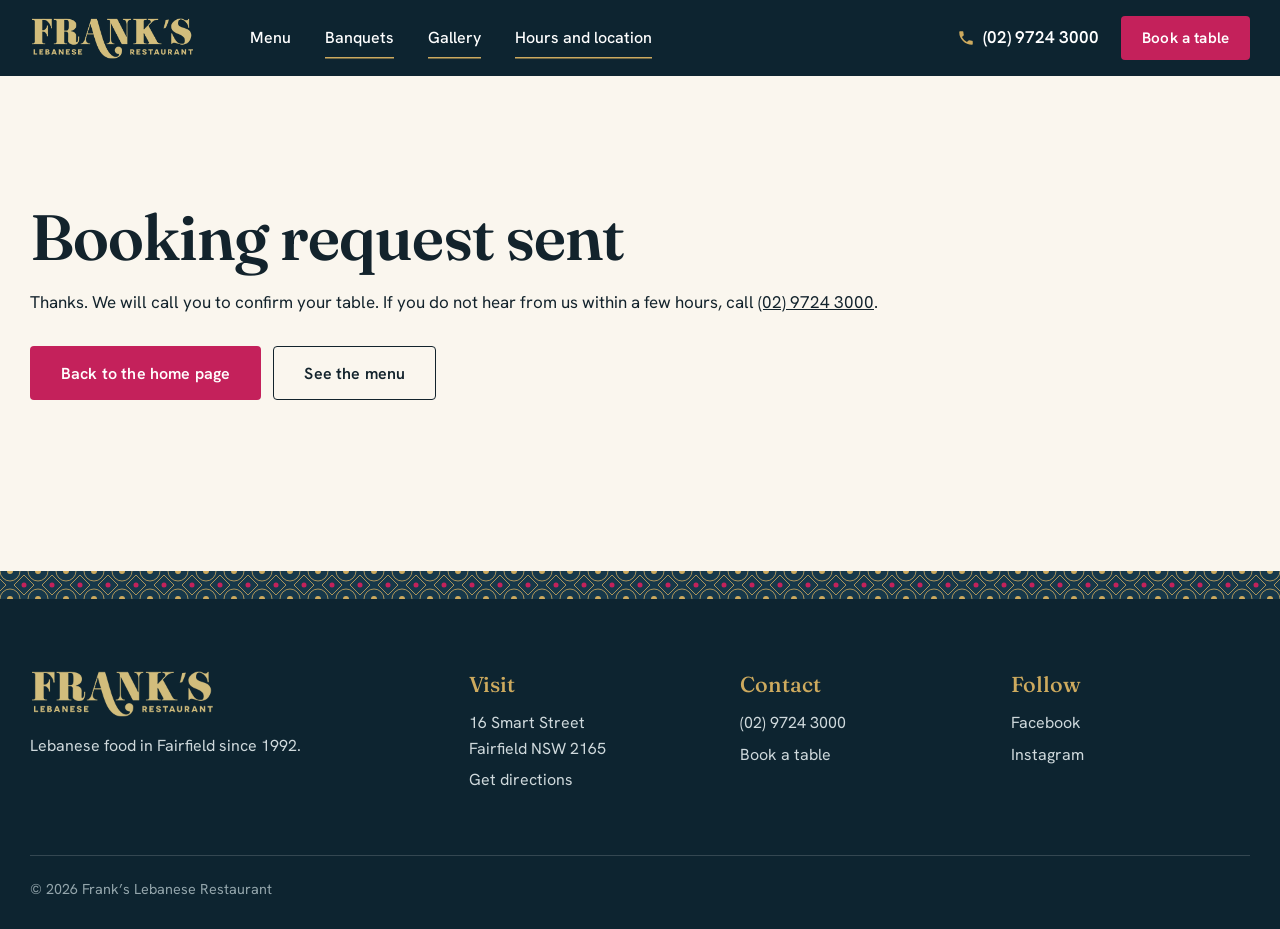
<file: thanks.html>
<!doctype html>
<html lang="en-AU">
<head>
<meta charset="utf-8">
<meta name="viewport" content="width=device-width, initial-scale=1">
<title>Booking request sent | Frank’s Lebanese Restaurant</title>
<meta name="description" content="Booking request sent">
<link rel="canonical" href="https://frankslebanesefood.com.au/thanks.html">
<meta name="robots" content="noindex, nofollow">
<meta property="og:type" content="restaurant">
<meta property="og:title" content="Booking request sent | Frank’s Lebanese Restaurant">
<meta property="og:description" content="Booking request sent">
<meta property="og:url" content="https://frankslebanesefood.com.au/thanks.html">
<meta property="og:image" content="https://frankslebanesefood.com.au/assets/img/share.jpg">
<meta name="theme-color" content="#0f2937">
<link rel="icon" href="assets/img/favicon.svg" type="image/svg+xml">
<link rel="preconnect" href="https://fonts.googleapis.com">
<link rel="preconnect" href="https://fonts.gstatic.com" crossorigin>
<link rel="stylesheet" href="https://fonts.googleapis.com/css2?family=Fraunces:opsz,wght@9..144,400..700&family=Hanken+Grotesk:wght@400;500;600;700&display=swap">
<link rel="stylesheet" href="assets/css/site.css?v=4">
<meta name="robots" content="noindex">
</head>
<body>
<a class="skip" href="#main">Skip to content</a>
<header class="site-header">
  <div class="wrap header-row">
    <a class="logo" href="index.html" aria-label="Frank’s Lebanese Restaurant, home"><img src="assets/img/logo-gold.png" width="276" height="69" alt="Frank’s Lebanese Restaurant"></a>
    <nav class="main-nav" id="main-nav" aria-label="Main">
      <a href="menu.html">Menu</a>
      <a href="index.html#banquets" aria-current="page">Banquets</a>
      <a href="index.html#gallery" aria-current="page">Gallery</a>
      <a href="index.html#find-us" aria-current="page">Hours and location</a>
    </nav>
    <div class="header-actions">
      <a class="header-phone" href="tel:+61297243000"><svg viewBox="0 0 24 24" aria-hidden="true"><path d="M6.6 10.8a15.1 15.1 0 0 0 6.6 6.6l2.2-2.2a1 1 0 0 1 1-.25 11.4 11.4 0 0 0 3.6.57 1 1 0 0 1 1 1V20a1 1 0 0 1-1 1A17 17 0 0 1 3 4a1 1 0 0 1 1-1h3.5a1 1 0 0 1 1 1c0 1.25.2 2.45.57 3.57a1 1 0 0 1-.25 1z"/></svg><span>(02) 9724 3000</span></a>
      <a class="btn btn-primary btn-small" href="index.html#book">Book a table</a>
      <button class="nav-toggle" type="button" aria-expanded="false" aria-controls="main-nav"><span class="sr">Open navigation</span><i></i><i></i><i></i></button>
    </div>
  </div>
</header>
<main id="main">
  <section class="section simple">
    <div class="wrap">
      <h1>Booking request sent</h1>
      <p>Thanks. We will call you to confirm your table. If you do not hear from us within a few hours, call <a href="tel:+61297243000">(02) 9724 3000</a>.</p>
      <p class="simple-actions"><a class="btn btn-primary" href="index.html">Back to the home page</a> <a class="btn btn-outline" href="menu.html">See the menu</a></p>
    </div>
  </section>
</main>
<div class="tile-band" aria-hidden="true"></div>
<footer class="site-footer">
  <div class="wrap footer-grid">
    <div>
      <img src="assets/img/logo-gold.png" width="184" height="46" alt="Frank’s Lebanese Restaurant" loading="lazy">
      <p>Lebanese food in Fairfield since 1992.</p>
    </div>
    <div>
      <h2>Visit</h2>
      <p>16 Smart Street<br>Fairfield NSW 2165</p>
      <p><a href="https://www.google.com/maps/dir/?api=1&destination=Frank%27s+Lebanese+Restaurant%2C+16+Smart+Street%2C+Fairfield+NSW+2165" target="_blank" rel="noopener">Get directions</a></p>
    </div>
    <div>
      <h2>Contact</h2>
      <p><a href="tel:+61297243000">(02) 9724 3000</a></p>
      <p><a href="index.html#book">Book a table</a></p>
    </div>
    <div>
      <h2>Follow</h2>
      <p><a href="https://www.facebook.com/Frankslebaneserestaurant/" target="_blank" rel="noopener">Facebook</a></p>
      <p><a href="https://www.instagram.com/frankslebaneserestaurant/" target="_blank" rel="noopener">Instagram</a></p>
    </div>
  </div>
  <div class="wrap footer-base"><p>© <span data-year>2026</span> Frank’s Lebanese Restaurant</p></div>
</footer>
<nav class="action-bar" aria-label="Quick actions">
  <a href="tel:+61297243000"><svg viewBox="0 0 24 24" aria-hidden="true"><path d="M6.6 10.8a15.1 15.1 0 0 0 6.6 6.6l2.2-2.2a1 1 0 0 1 1-.25 11.4 11.4 0 0 0 3.6.57 1 1 0 0 1 1 1V20a1 1 0 0 1-1 1A17 17 0 0 1 3 4a1 1 0 0 1 1-1h3.5a1 1 0 0 1 1 1c0 1.25.2 2.45.57 3.57a1 1 0 0 1-.25 1z"/></svg><span>Call</span></a>
  <a href="menu.html"><svg viewBox="0 0 24 24" aria-hidden="true"><path d="M6 2h12a2 2 0 0 1 2 2v16a2 2 0 0 1-2 2H6a2 2 0 0 1-2-2V4a2 2 0 0 1 2-2zm2 5v2h8V7zm0 4v2h8v-2zm0 4v2h5v-2z"/></svg><span>Menu</span></a>
  <a href="https://www.google.com/maps/dir/?api=1&destination=Frank%27s+Lebanese+Restaurant%2C+16+Smart+Street%2C+Fairfield+NSW+2165" target="_blank" rel="noopener"><svg viewBox="0 0 24 24" aria-hidden="true"><path d="M12 2a7 7 0 0 1 7 7c0 5.25-7 13-7 13S5 14.25 5 9a7 7 0 0 1 7-7zm0 4.5A2.5 2.5 0 1 0 12 11.5 2.5 2.5 0 0 0 12 6.5z"/></svg><span>Directions</span></a>
  <a class="action-book" href="index.html#book"><svg viewBox="0 0 24 24" aria-hidden="true"><path d="M7 2a1 1 0 0 1 1 1v1h8V3a1 1 0 1 1 2 0v1h1a2 2 0 0 1 2 2v13a2 2 0 0 1-2 2H5a2 2 0 0 1-2-2V6a2 2 0 0 1 2-2h1V3a1 1 0 0 1 1-1zm12 8H5v9h14zM8 12.5h3v3H8z"/></svg><span>Book</span></a>
</nav>
<script id="site-data" type="application/json">{"hours":[{"day":"Monday","open":"11:00","close":"21:30"},{"day":"Tuesday","open":"11:00","close":"21:30"},{"day":"Wednesday","open":"11:00","close":"21:30"},{"day":"Thursday","open":"11:00","close":"21:30"},{"day":"Friday","open":"11:00","close":"22:00"},{"day":"Saturday","open":"11:00","close":"22:00"},{"day":"Sunday","open":"11:00","close":"21:30"}],"booking":{"slotMinutes":30,"lastBookingMinutesBeforeClose":60,"maxGuestsOnline":30},"phone":"(02) 9724 3000","demo":true}</script>
<script src="assets/js/site.js?v=4" defer></script>
</body>
</html>
</file>
<file: assets/css/site.css>
:root {
  --ink: #13232c;
  --ink-soft: #4d5a60;
  --tile: #17384a;
  --tile-deep: #0d2430;
  --bread: #faf6ee;
  --bread-deep: #f1eadc;
  --brass: #cdaa5e;
  --brass-ink: #8a6a22;
  --turnip: #c4215b;
  --turnip-dark: #a3184a;
  --parsley: #3d6b2c;
  --plate: #ffffff;
  --line: #ddd5c4;
  --line-dark: rgba(255, 255, 255, .16);
  --display: "Fraunces", Georgia, serif;
  --body: "Hanken Grotesk", system-ui, -apple-system, "Segoe UI", sans-serif;
  --header-h: 76px;
  --radius: 4px;
  --tiles: url("data:image/svg+xml,%3Csvg xmlns='http://www.w3.org/2000/svg' width='56' height='56' viewBox='0 0 56 56'%3E%3Crect width='56' height='56' fill='%2317384a'/%3E%3Cg fill='none' stroke='%23cdaa5e' stroke-width='1.6'%3E%3Ccircle cx='0' cy='0' r='20'/%3E%3Ccircle cx='56' cy='0' r='20'/%3E%3Ccircle cx='0' cy='56' r='20'/%3E%3Ccircle cx='56' cy='56' r='20'/%3E%3Cpath d='M28 8 48 28 28 48 8 28z'/%3E%3C/g%3E%3Ccircle cx='28' cy='28' r='5' fill='%23c4215b'/%3E%3Cg fill='%23cdaa5e'%3E%3Ccircle cx='0' cy='0' r='6'/%3E%3Ccircle cx='56' cy='0' r='6'/%3E%3Ccircle cx='0' cy='56' r='6'/%3E%3Ccircle cx='56' cy='56' r='6'/%3E%3C/g%3E%3C/svg%3E");
}

*, *::before, *::after { box-sizing: border-box; }
html { scroll-behavior: smooth; -webkit-text-size-adjust: 100%; }
body {
  margin: 0;
  font-family: var(--body);
  font-size: 1.0625rem;
  line-height: 1.6;
  color: var(--ink);
  background: var(--bread);
  -webkit-font-smoothing: antialiased;
}
img { max-width: 100%; height: auto; display: block; }
a { color: inherit; }
h1, h2, h3, p, ul, figure { margin: 0; }
ul { padding: 0; list-style: none; }
h1, h2 { font-family: var(--display); font-weight: 600; line-height: 1.02; letter-spacing: -0.015em; text-wrap: balance; }
h2 { font-size: clamp(2.2rem, 4.6vw, 3.5rem); }
[id] { scroll-margin-top: calc(var(--header-h) + 16px); }
:focus-visible { outline: 3px solid var(--brass); outline-offset: 3px; border-radius: 2px; }
[hidden] { display: none !important; }

.sr { position: absolute; width: 1px; height: 1px; overflow: hidden; clip-path: inset(50%); white-space: nowrap; }
.skip { position: absolute; left: 8px; top: -60px; z-index: 100; background: var(--plate); padding: 10px 14px; border-radius: var(--radius); }
.skip:focus { top: 8px; }
.wrap { width: min(1220px, 100% - 48px); margin-inline: auto; }

/* The tile border: the one ornament on the site, taken from the dining room floor */
.tile-band { height: 28px; background: var(--tiles) center / 28px 28px repeat-x; background-color: var(--tile); }

/* Buttons */
.btn {
  display: inline-flex; align-items: center; justify-content: center; gap: 8px;
  min-height: 54px; padding: 14px 30px;
  font: 600 1rem/1.2 var(--body); letter-spacing: .01em; text-decoration: none; text-align: center;
  border: 1.5px solid transparent; border-radius: var(--radius); cursor: pointer;
  transition: background-color .18s, border-color .18s, color .18s;
}
.btn svg { width: 18px; height: 18px; fill: currentColor; }
.btn-primary { background: var(--turnip); color: #fff; }
.btn-primary:hover { background: var(--turnip-dark); }
.btn-light { background: transparent; color: #fff; border-color: rgba(255, 255, 255, .7); }
.btn-light:hover { background: #fff; color: var(--ink); border-color: #fff; }
.btn-outline { background: transparent; color: var(--ink); border-color: var(--ink); }
.btn-outline:hover { background: var(--ink); color: #fff; }
.btn-small { min-height: 44px; padding: 8px 20px; font-size: .95rem; }
.btn-block { width: 100%; }
.text-link { font-weight: 600; text-underline-offset: 6px; text-decoration-thickness: 1.5px; text-decoration-color: var(--brass); }
.text-link:hover { text-decoration-color: var(--turnip); }

/* Header */
.site-header { position: sticky; top: 0; z-index: 50; background: var(--tile-deep); color: #fff; transition: background-color .25s, box-shadow .25s; }
.home .site-header { position: fixed; left: 0; right: 0; background: transparent; }
.is-scrolled .site-header { background: var(--tile-deep); box-shadow: 0 1px 0 var(--line-dark); }
.header-row { display: flex; align-items: center; gap: 20px; height: var(--header-h); }
.logo img { width: 164px; }
.main-nav { display: flex; gap: 34px; margin-left: 36px; }
.main-nav a { text-decoration: none; font-weight: 500; font-size: 1rem; padding: 8px 0; background: linear-gradient(var(--brass), var(--brass)) left bottom / 0 1.5px no-repeat; transition: background-size .2s; }
.main-nav a:hover, .main-nav a[aria-current] { background-size: 100% 1.5px; }
.header-actions { margin-left: auto; display: flex; align-items: center; gap: 22px; }
.header-phone { display: inline-flex; align-items: center; gap: 8px; text-decoration: none; font-weight: 600; white-space: nowrap; }
.header-phone svg { width: 18px; height: 18px; fill: var(--brass); }
.nav-toggle { display: none; width: 44px; height: 44px; background: none; border: 0; padding: 10px; cursor: pointer; }
.nav-toggle i { display: block; height: 2px; background: #fff; margin: 5px 0; border-radius: 2px; }

/* Hero */
.hero { position: relative; display: flex; flex-direction: column; min-height: min(100svh, 940px); color: #fff; background: var(--tile-deep); isolation: isolate; overflow: hidden; }
.hero-img { position: absolute; inset: 0; width: 100%; height: 100%; object-fit: cover; z-index: -2; animation: settle 1.8s cubic-bezier(.2, .7, .2, 1) both; }
.hero::after {
  content: ""; position: absolute; inset: 0; z-index: -1;
  background:
    linear-gradient(180deg, rgba(8, 22, 30, .78) 0, rgba(8, 22, 30, 0) 22%),
    linear-gradient(0deg, rgba(8, 22, 30, .9) 0, rgba(8, 22, 30, 0) 34%),
    linear-gradient(90deg, rgba(8, 22, 30, .92) 0%, rgba(8, 22, 30, .7) 38%, rgba(8, 22, 30, .05) 72%);
}
.hero-inner { margin-top: auto; padding-top: calc(var(--header-h) + 56px); padding-bottom: clamp(36px, 5vw, 64px); }
.hero-inner > * { animation: rise .9s cubic-bezier(.2, .7, .2, 1) both; }
.hero-inner > :nth-child(2) { animation-delay: .12s; }
.hero-inner > :nth-child(3) { animation-delay: .24s; }
.hero h1 { font-size: clamp(3.1rem, 8.4vw, 7.25rem); line-height: .95; letter-spacing: -0.025em; max-width: 10.5ch; font-weight: 600; }
.hero-lede { margin-top: 28px; font-size: clamp(1.12rem, 1.5vw, 1.3rem); line-height: 1.5; max-width: 31rem; color: #eef1f2; }
.hero-cta { margin-top: 34px; display: flex; flex-wrap: wrap; gap: 14px; }
.hero-ledge { border-top: 1px solid rgba(255, 255, 255, .22); }
.hero-ledge ul { display: flex; flex-wrap: wrap; gap: 8px 44px; padding-block: 20px; font-size: .98rem; font-weight: 500; }
.hero-ledge a { display: inline-flex; align-items: center; gap: 8px; text-decoration: none; }
.hero-ledge a:hover { text-decoration: underline; text-underline-offset: 4px; }
.hero-ledge svg { width: 17px; height: 17px; fill: var(--brass); flex: none; }
.status { display: inline-flex; align-items: center; gap: 9px; }
.status::before { content: ""; width: 9px; height: 9px; border-radius: 50%; background: #a9b4b8; flex: none; }
.status.is-open::before { background: #7bd866; box-shadow: 0 0 0 4px rgba(123, 216, 102, .22); }
.status.is-closed::before { background: #f08a8a; }
.status-dark.is-open::before { background: var(--parsley); box-shadow: none; }
.status-dark.is-closed::before { background: var(--turnip); }
@keyframes settle { from { transform: scale(1.07); } to { transform: none; } }
@keyframes rise { from { opacity: 0; transform: translateY(18px); } to { opacity: 1; transform: none; } }

/* Ways */
.ways { background: var(--tile-deep); color: #fff; }
.ways-grid { display: grid; grid-template-columns: repeat(4, 1fr); }
.way { display: flex; flex-direction: column; padding: 48px 32px 52px; border-left: 1px solid var(--line-dark); }
.way:first-child { border-left: 0; padding-left: 0; }
.way:last-child { padding-right: 0; }
.way h2 { font-size: 2rem; font-weight: 500; color: var(--brass); letter-spacing: -0.01em; }
.way p { margin: 12px 0 22px; color: #cfd9dc; font-size: 1rem; }
.way a { margin-top: auto; align-self: flex-start; font-weight: 600; text-decoration: none; padding-bottom: 4px; border-bottom: 1.5px solid var(--brass); }
.way a:hover { border-bottom-color: #fff; }

/* Sections */
.section { padding-block: clamp(72px, 10vw, 136px); }
.section-tint { background: var(--bread-deep); }
.section-dark { background: var(--tile-deep); color: #fff; }
.section-head { display: flex; flex-wrap: wrap; align-items: baseline; justify-content: space-between; gap: 12px 32px; margin-bottom: clamp(32px, 4vw, 56px); }

/* Signature plates: one large, the rest around it */
.plates { display: grid; grid-template-columns: repeat(3, 1fr); gap: 44px 32px; }
.plate { display: flex; flex-direction: column; }
.plate img { width: 100%; aspect-ratio: 4 / 3; object-fit: cover; margin-bottom: 16px; background: var(--bread-deep); }
.plate:first-child { grid-column: span 2; grid-row: span 2; }
.plate:first-child img { flex: 1 1 0; height: 0; min-height: 320px; aspect-ratio: auto; }
.plate-line { display: flex; align-items: baseline; gap: 12px; }
.plate h3 { font-family: var(--display); font-size: 1.5rem; font-weight: 600; line-height: 1.15; letter-spacing: -0.005em; }
.plate:first-child h3 { font-size: clamp(1.7rem, 2.6vw, 2.3rem); }
.plate p { color: var(--ink-soft); font-size: 1rem; margin-top: 4px; }
.plate-price { font-family: var(--display); font-size: 1.3rem; font-weight: 600; font-variant-numeric: lining-nums tabular-nums; }
.dots { flex: 1; border-bottom: 1.5px dotted #b5ad9c; min-width: 16px; translate: 0 -5px; }

/* Banquet */
.banquet { background: var(--tile); color: #fff; overflow: hidden; }
.banquet-grid { display: grid; grid-template-columns: 1fr 1.15fr; align-items: stretch; }
.banquet-copy { padding: clamp(64px, 9vw, 120px) clamp(0px, 5vw, 80px) clamp(64px, 9vw, 120px) 0; }
.banquet h2 { color: var(--brass); font-weight: 500; }
.banquet-price { margin-top: 20px; font-size: 1.2rem; display: grid; grid-template-columns: auto 1fr; column-gap: 16px; align-items: end; }
.banquet-price strong { grid-row: span 2; font-family: var(--display); font-size: clamp(4.5rem, 9vw, 7rem); line-height: .82; font-weight: 600; letter-spacing: -0.03em; font-variant-numeric: lining-nums; }
.banquet-price span { color: #c3d0d5; font-size: 1rem; }
.banquet-list { margin: 36px 0 18px; border-top: 1px solid var(--line-dark); }
.banquet-list li { padding: 13px 0; border-bottom: 1px solid var(--line-dark); }
.fine { color: #c3d0d5; font-size: .95rem; margin-bottom: 30px; }
.banquet-alt { margin-top: 26px; color: #dfe6e8; font-size: 1rem; max-width: 30rem; }
.banquet-photo { margin-right: calc((100vw - min(1220px, 100vw - 48px)) / -2); }
.banquet-photo img { width: 100%; height: 100%; object-fit: cover; }

/* Story */
.story-grid { display: grid; grid-template-columns: 1fr 1.05fr; gap: clamp(36px, 7vw, 104px); align-items: center; }
.story-photos { position: relative; padding: 0 14% 16% 0; }
.story-photos img:first-child { width: 100%; }
.story-photos img:last-child { position: absolute; right: 0; bottom: 0; width: 38%; border: 8px solid var(--bread); }
.story-copy h2 { font-size: clamp(1.8rem, 3vw, 2.75rem); line-height: 1.14; font-weight: 500; text-wrap: wrap; }
.story-copy h2 span { display: block; }
.story-copy p { margin-top: 24px; color: var(--ink-soft); font-size: 1.1rem; max-width: 34rem; }
.story-copy p + p { margin-top: 14px; }
.story-copy .text-link { display: inline-block; margin-top: 30px; }

/* Gallery */
.section-dark h2 { color: var(--brass); font-weight: 500; }
.shots { display: grid; grid-template-columns: repeat(4, 1fr); grid-auto-rows: clamp(170px, 19vw, 260px); grid-auto-flow: dense; gap: 10px; }
.shot { display: block; padding: 0; margin: 0; border: 0; background: var(--tile); cursor: zoom-in; overflow: hidden; }
.shot:nth-child(1) { grid-column: span 2; grid-row: span 2; }
.shot:nth-child(2) { grid-row: span 2; }
.shot img { width: 100%; height: 100%; object-fit: cover; transition: transform .5s cubic-bezier(.2, .7, .2, 1), opacity .3s; }
.shot:hover img { transform: scale(1.04); }
.shots:hover .shot:not(:hover) img { opacity: .72; }
.lightbox { border: 0; padding: 0; background: transparent; max-width: 100vw; max-height: 100vh; width: 100vw; height: 100vh; }
.lightbox[open] { display: grid; place-items: center; }
.lightbox::backdrop { background: rgba(6, 16, 22, .95); }
.lightbox img { max-width: min(92vw, 1100px); max-height: 86vh; }
.lightbox button { position: fixed; background: rgba(255, 255, 255, .12); color: #fff; border: 0; width: 52px; height: 52px; border-radius: 50%; font-size: 1.9rem; line-height: 1; cursor: pointer; }
.lightbox button:hover { background: rgba(255, 255, 255, .25); }
.lightbox-close { top: 16px; right: 16px; }
.lightbox-prev { left: 16px; top: 50%; translate: 0 -50%; }
.lightbox-next { right: 16px; top: 50%; translate: 0 -50%; }

/* Booking */
.book-grid { display: grid; grid-template-columns: 1fr 1.45fr; gap: clamp(36px, 7vw, 104px); align-items: start; }
.book-intro { position: sticky; top: calc(var(--header-h) + 32px); }
.book-intro h2 { font-size: clamp(2.6rem, 5.6vw, 4.4rem); }
.book-intro p { margin: 22px 0 28px; color: var(--ink-soft); font-size: 1.1rem; max-width: 25rem; }
.book-intro .status-line { margin-top: 24px; font-size: 1rem; font-weight: 500; color: var(--ink); }
.book-form, .book-done {
  background: var(--plate); padding: clamp(24px, 4vw, 48px);
  border: 1px solid var(--line); border-top: 0;
  box-shadow: 0 30px 60px -40px rgba(13, 36, 48, .45);
  position: relative;
}
.book-form::before, .book-done::before { content: ""; position: absolute; left: -1px; right: -1px; top: -14px; height: 14px; background: var(--tiles) left center / 14px 14px repeat-x; }
.hp { position: absolute; left: -9999px; }
.field-row { display: grid; grid-template-columns: repeat(auto-fit, minmax(170px, 1fr)); gap: 18px; }
.field { margin-bottom: 20px; min-width: 0; }
.field label { display: block; font-weight: 600; font-size: .95rem; margin-bottom: 7px; }
.optional { font-weight: 400; color: var(--ink-soft); font-size: .88rem; }
.field input, .field select, .field textarea {
  width: 100%; min-height: 52px; padding: 12px 14px;
  font: inherit; color: var(--ink); background: var(--bread);
  border: 1.5px solid #c9c0ac; border-radius: var(--radius);
  transition: border-color .15s, background-color .15s;
}
.field textarea { resize: vertical; }
.field input:hover, .field select:hover, .field textarea:hover { border-color: #9c927c; }
.field input:focus, .field select:focus, .field textarea:focus { outline: 3px solid rgba(205, 170, 94, .55); outline-offset: 0; border-color: var(--tile); background: #fff; }
.field [aria-invalid="true"] { border-color: var(--turnip); }
.error { color: var(--turnip-dark); font-size: .92rem; font-weight: 500; margin-top: 6px; }
.error:empty { display: none; }
.stepper { display: grid; grid-template-columns: 52px 1fr 52px; }
.stepper button { font-size: 1.4rem; background: var(--bread); border: 1.5px solid #c9c0ac; cursor: pointer; color: var(--ink); }
.stepper button:first-child { border-radius: var(--radius) 0 0 var(--radius); border-right: 0; }
.stepper button:last-child { border-radius: 0 var(--radius) var(--radius) 0; border-left: 0; }
.stepper button:hover { background: var(--tile); color: #fff; border-color: var(--tile); }
.stepper input { border-radius: 0; text-align: center; font-weight: 600; -moz-appearance: textfield; appearance: textfield; }
.stepper input::-webkit-inner-spin-button { -webkit-appearance: none; }
.hint { background: var(--bread); border-left: 3px solid var(--brass); padding: 13px 16px; margin: 0 0 20px; font-size: .98rem; }
.form-error { margin-top: 14px; color: var(--turnip-dark); font-weight: 500; }
.book-done h3 { font-family: var(--display); font-size: 2.2rem; line-height: 1.1; font-weight: 600; }
.book-done p { margin: 16px 0; }
.book-done [data-done-summary] { font-weight: 600; font-size: 1.15rem; }

/* Find us */
.find { background: var(--bread-deep); }
.find-grid { display: grid; grid-template-columns: 1fr 1.2fr; gap: clamp(36px, 7vw, 104px); align-items: center; }
.find-address { font-family: var(--display); font-size: 1.6rem; line-height: 1.25; margin: 22px 0 24px; }
.find-actions { display: flex; flex-wrap: wrap; gap: 12px; margin-bottom: 36px; }
.hours { width: 100%; max-width: 27rem; border-collapse: collapse; font-variant-numeric: tabular-nums; }
.hours th, .hours td { padding: 11px 0; border-bottom: 1px solid #d3c9b5; text-align: left; font-weight: 400; }
.hours td { text-align: right; }
.hours .is-today th, .hours .is-today td { font-weight: 700; border-bottom-color: var(--ink); }
.hours .is-today th::after { content: " (today)"; font-weight: 500; color: var(--ink-soft); }
.map { position: relative; overflow: hidden; aspect-ratio: 5 / 4; background: var(--tile); }
.map img, .map iframe { width: 100%; height: 100%; object-fit: cover; border: 0; display: block; }
.map .btn { position: absolute; left: 24px; bottom: 24px; background: #fff; color: var(--ink); border-color: #fff; }
.map .btn:hover { background: var(--bread-deep); border-color: var(--bread-deep); }

/* Footer */
.site-footer { background: var(--tile-deep); color: #cfd9dc; padding-top: 72px; font-size: 1rem; }
.footer-grid { display: grid; grid-template-columns: 1.7fr 1fr 1fr 1fr; gap: 32px; }
.site-footer h2 { font: 500 1.35rem var(--display); letter-spacing: 0; color: var(--brass); margin-bottom: 12px; }
.site-footer p { margin-bottom: 6px; }
.site-footer img { margin-bottom: 16px; }
.site-footer a { text-decoration: none; }
.site-footer a:hover { color: #fff; text-decoration: underline; text-underline-offset: 4px; }
.footer-base { margin-top: 56px; padding-block: 22px; border-top: 1px solid var(--line-dark); font-size: .9rem; color: #93a5ab; }
.action-bar { display: none; }

/* Simple pages */
.simple { min-height: 55vh; }
.simple h1 { font-size: clamp(2.4rem, 6vw, 4rem); margin-bottom: 20px; }
.simple-actions { margin-top: 30px; display: flex; flex-wrap: wrap; gap: 12px; }

/* Menu page */
.menu-hero { position: relative; isolation: isolate; background: var(--tile-deep); color: #fff; padding-block: clamp(64px, 10vw, 136px) clamp(40px, 5vw, 64px); overflow: hidden; }
.menu-hero img { position: absolute; inset: 0; width: 100%; height: 100%; object-fit: cover; z-index: -2; }
.menu-hero::after { content: ""; position: absolute; inset: 0; z-index: -1; background: linear-gradient(90deg, rgba(8, 22, 30, .93) 0%, rgba(8, 22, 30, .72) 45%, rgba(8, 22, 30, .3) 100%); }
.menu-hero h1 { font-size: clamp(3.4rem, 9vw, 7rem); line-height: .95; letter-spacing: -0.025em; }
.menu-hero p { margin-top: 18px; max-width: 30rem; font-size: 1.15rem; color: #e3eaec; }
.menu-tools { position: sticky; top: var(--header-h); z-index: 40; background: var(--bread); border-bottom: 1px solid var(--line); }
.menu-tools .wrap { display: flex; align-items: center; gap: 24px; padding-block: 12px; }
.chips { display: flex; gap: 4px; overflow-x: auto; scrollbar-width: none; flex: 1; min-width: 0; padding: 2px; scroll-behavior: smooth; }
.chips::-webkit-scrollbar { display: none; }
.chips a { flex: none; padding: 9px 14px; border-radius: 999px; text-decoration: none; font-weight: 500; font-size: .97rem; white-space: nowrap; transition: background-color .15s, color .15s; }
.chips a:hover { background: var(--bread-deep); }
.chips a.is-current { background: var(--tile-deep); color: #fff; }
.menu-filters { display: flex; align-items: center; gap: 18px; flex: none; }
.search input { width: 200px; min-height: 44px; padding: 8px 14px; font: inherit; font-size: .97rem; background: #fff; border: 1.5px solid #c9c0ac; border-radius: 999px; }
.search input:focus { outline: 3px solid rgba(205, 170, 94, .55); border-color: var(--tile); }
.toggle { display: inline-flex; align-items: center; gap: 8px; font-weight: 500; font-size: .97rem; cursor: pointer; white-space: nowrap; }
.toggle input { width: 20px; height: 20px; accent-color: var(--parsley); }
.menu-body { padding-block: 24px 96px; }
.menu-page [id] { scroll-margin-top: calc(var(--header-h) + 84px); }
.menu-section { padding-top: clamp(48px, 6vw, 80px); display: grid; grid-template-columns: 250px 1fr; column-gap: clamp(28px, 5vw, 72px); align-items: start; }
.menu-section > h2 { font-size: clamp(2rem, 3.2vw, 2.7rem); line-height: 1.05; position: sticky; top: calc(var(--header-h) + 100px); padding-top: 14px; border-top: 3px solid var(--brass); }
.menu-section > .menu-note { grid-column: 2; margin: 0 0 6px; color: var(--ink-soft); max-width: 46rem; }
.menu-section > .dishes, .menu-section > .drink-groups { grid-column: 2; }
.dishes { display: grid; grid-template-columns: 1fr 1fr; column-gap: 56px; border-top: 1px solid var(--line); }
.dish { padding: 18px 0; border-bottom: 1px solid var(--line); break-inside: avoid; }
.dish-top { display: flex; align-items: baseline; gap: 10px; }
.dish h3 { font: 600 1.1rem/1.3 var(--body); }
.price { font-family: var(--display); font-size: 1.15rem; font-weight: 600; font-variant-numeric: lining-nums tabular-nums; white-space: nowrap; display: inline-flex; gap: 14px; }
.price small { font: 500 .8rem var(--body); color: var(--ink-soft); }
.dish p { color: var(--ink-soft); font-size: .98rem; margin-top: 4px; max-width: 34rem; }
.tag { display: inline-block; margin-left: 8px; padding: 1px 7px; border-radius: 999px; font: 700 .7rem/1.5 var(--body); vertical-align: 2px; }
.tag-v, .tag-vg { background: #dfecd6; color: #2c5120; }
.tag-hot { background: #fadbe5; color: var(--turnip-dark); }
.drink-groups { display: grid; grid-template-columns: repeat(3, 1fr); gap: 32px; padding-top: 18px; border-top: 1px solid var(--line); }
.drink-groups h3 { font: 600 1.25rem var(--display); margin-bottom: 8px; }
.drink-groups li { padding: 5px 0; color: var(--ink-soft); }
.menu-empty { padding: 56px 0 0; font-weight: 600; }
.menu-legal { margin-top: 64px; padding-top: 20px; border-top: 1px solid var(--line); font-size: .95rem; color: var(--ink-soft); max-width: 60rem; }
.menu-legal .tag { margin-left: 0; }
.menu-cta { margin-top: 56px; padding: clamp(32px, 5vw, 64px); background: var(--tile-deep); color: #fff; display: flex; flex-wrap: wrap; align-items: center; justify-content: space-between; gap: 24px 40px; }
.menu-cta h2 { color: var(--brass); font-weight: 500; }
.menu-cta div { display: flex; flex-wrap: wrap; gap: 12px; }
.menu-cta .btn-outline { color: #fff; border-color: rgba(255, 255, 255, .6); }
.menu-cta .btn-outline:hover { background: #fff; color: var(--ink); }

@media (max-width: 1020px) {
  .header-phone span { display: none; }
  .header-phone { width: 44px; height: 44px; justify-content: center; }
  .header-phone svg { width: 22px; height: 22px; }
  .main-nav { gap: 24px; margin-left: 20px; }
  .ways-grid { grid-template-columns: 1fr 1fr; }
  .way, .way:first-child, .way:last-child { border-left: 0; padding: 34px 24px 36px 0; border-top: 1px solid var(--line-dark); }
  .way:nth-child(-n+2) { border-top: 0; }
  .plates { grid-template-columns: 1fr 1fr; }
  .plate:first-child { grid-row: auto; }
  .plate:first-child img { flex: none; height: auto; min-height: 0; aspect-ratio: 16 / 10; }
  .plate:last-child { grid-column: span 2; }
  .plate:last-child img { aspect-ratio: 16 / 9; }
  .menu-section { grid-template-columns: 1fr; }
  .menu-section > h2 { position: static; margin-bottom: 18px; }
  .menu-section > .menu-note, .menu-section > .dishes, .menu-section > .drink-groups { grid-column: 1; }
  .menu-tools .wrap { flex-direction: column; align-items: stretch; gap: 8px; }
  .menu-filters { justify-content: space-between; }
  .search { flex: 1; }
  .search input { width: 100%; }
  .menu-page [id] { scroll-margin-top: calc(var(--header-h) + 132px); }
}

@media (max-width: 820px) {
  :root { --header-h: 62px; }
  body { padding-bottom: 66px; }
  .wrap { width: min(1220px, 100% - 40px); }
  .logo img { width: 128px; }
  .nav-toggle { display: block; }
  .header-actions { gap: 4px; }
  .header-actions .btn { display: none; }
  .main-nav { display: none; position: absolute; left: 0; right: 0; top: var(--header-h); margin: 0; flex-direction: column; gap: 0; background: var(--tile-deep); padding: 4px 20px 16px; border-top: 1px solid var(--line-dark); }
  .main-nav.is-open { display: flex; }
  .main-nav a { padding: 15px 0; border-bottom: 1px solid var(--line-dark); background: none; font-size: 1.15rem; }
  .hero { min-height: calc(100svh - 66px); }
  .hero::after {
    background:
      linear-gradient(180deg, rgba(8, 22, 30, .7) 0, rgba(8, 22, 30, .1) 24%),
      linear-gradient(0deg, rgba(8, 22, 30, .96) 0, rgba(8, 22, 30, .88) 46%, rgba(8, 22, 30, .15) 82%);
  }
  .hero-cta .btn { flex: 1 1 100%; }
  .hero-ledge ul { flex-direction: column; gap: 10px; padding-block: 18px 22px; }
  .banquet-grid, .story-grid, .book-grid, .find-grid { grid-template-columns: 1fr; }
  .banquet-copy { padding-right: 0; padding-bottom: 44px; }
  .banquet-photo { margin-inline: -20px; order: -1; }
  .banquet-photo img { aspect-ratio: 4 / 3; }
  .book-intro { position: static; }
  .dishes { grid-template-columns: 1fr; }
  .footer-grid { grid-template-columns: 1fr 1fr; }
  .footer-grid > div:first-child { grid-column: 1 / -1; }
  .shots { grid-template-columns: 1fr 1fr; grid-auto-rows: 44vw; gap: 8px; }
  .shots:hover .shot:not(:hover) img { opacity: 1; }
  .lightbox-nav { top: auto !important; bottom: 20px; translate: none !important; }
  .action-bar {
    display: grid; grid-template-columns: repeat(4, 1fr);
    position: fixed; left: 0; right: 0; bottom: 0; z-index: 60;
    background: var(--tile-deep); border-top: 1px solid rgba(255, 255, 255, .18);
    padding-bottom: env(safe-area-inset-bottom);
  }
  .action-bar a { display: flex; flex-direction: column; align-items: center; justify-content: center; gap: 3px; min-height: 62px; color: #fff; text-decoration: none; font-size: .8rem; font-weight: 600; }
  .action-bar svg { width: 22px; height: 22px; fill: var(--brass); }
  .action-bar .action-book { background: var(--turnip); }
  .action-bar .action-book svg { fill: #fff; }
}

@media (max-width: 520px) {
  .ways-grid { grid-template-columns: 1fr; }
  .way, .way:first-child, .way:last-child, .way:nth-child(2) { border-top: 1px solid var(--line-dark); padding: 28px 0 30px; }
  .way:first-child { border-top: 0; }
  .plates { grid-template-columns: 1fr; gap: 36px; }
  .plate:last-child { grid-column: auto; }
  .plate:first-child img, .plate:last-child img { aspect-ratio: 4 / 3; }
  .drink-groups { grid-template-columns: 1fr; }
  .find-actions .btn { flex: 1 1 100%; }
  .menu-cta div, .menu-cta .btn { width: 100%; }
}

@media (prefers-reduced-motion: reduce) {
  html { scroll-behavior: auto; }
  * { transition: none !important; animation: none !important; }
}

@media print {
  .site-header, .menu-tools, .action-bar, .site-footer, .menu-cta, .tile-band { display: none !important; }
  body { font-size: 11pt; padding: 0; background: #fff; }
  .menu-hero { background: none; color: #000; padding: 0; }
  .menu-hero img, .menu-hero::after { display: none; }
  .menu-section { display: block; padding-top: 18pt; }
  .dish { padding: 5pt 0; }
}
</file>
